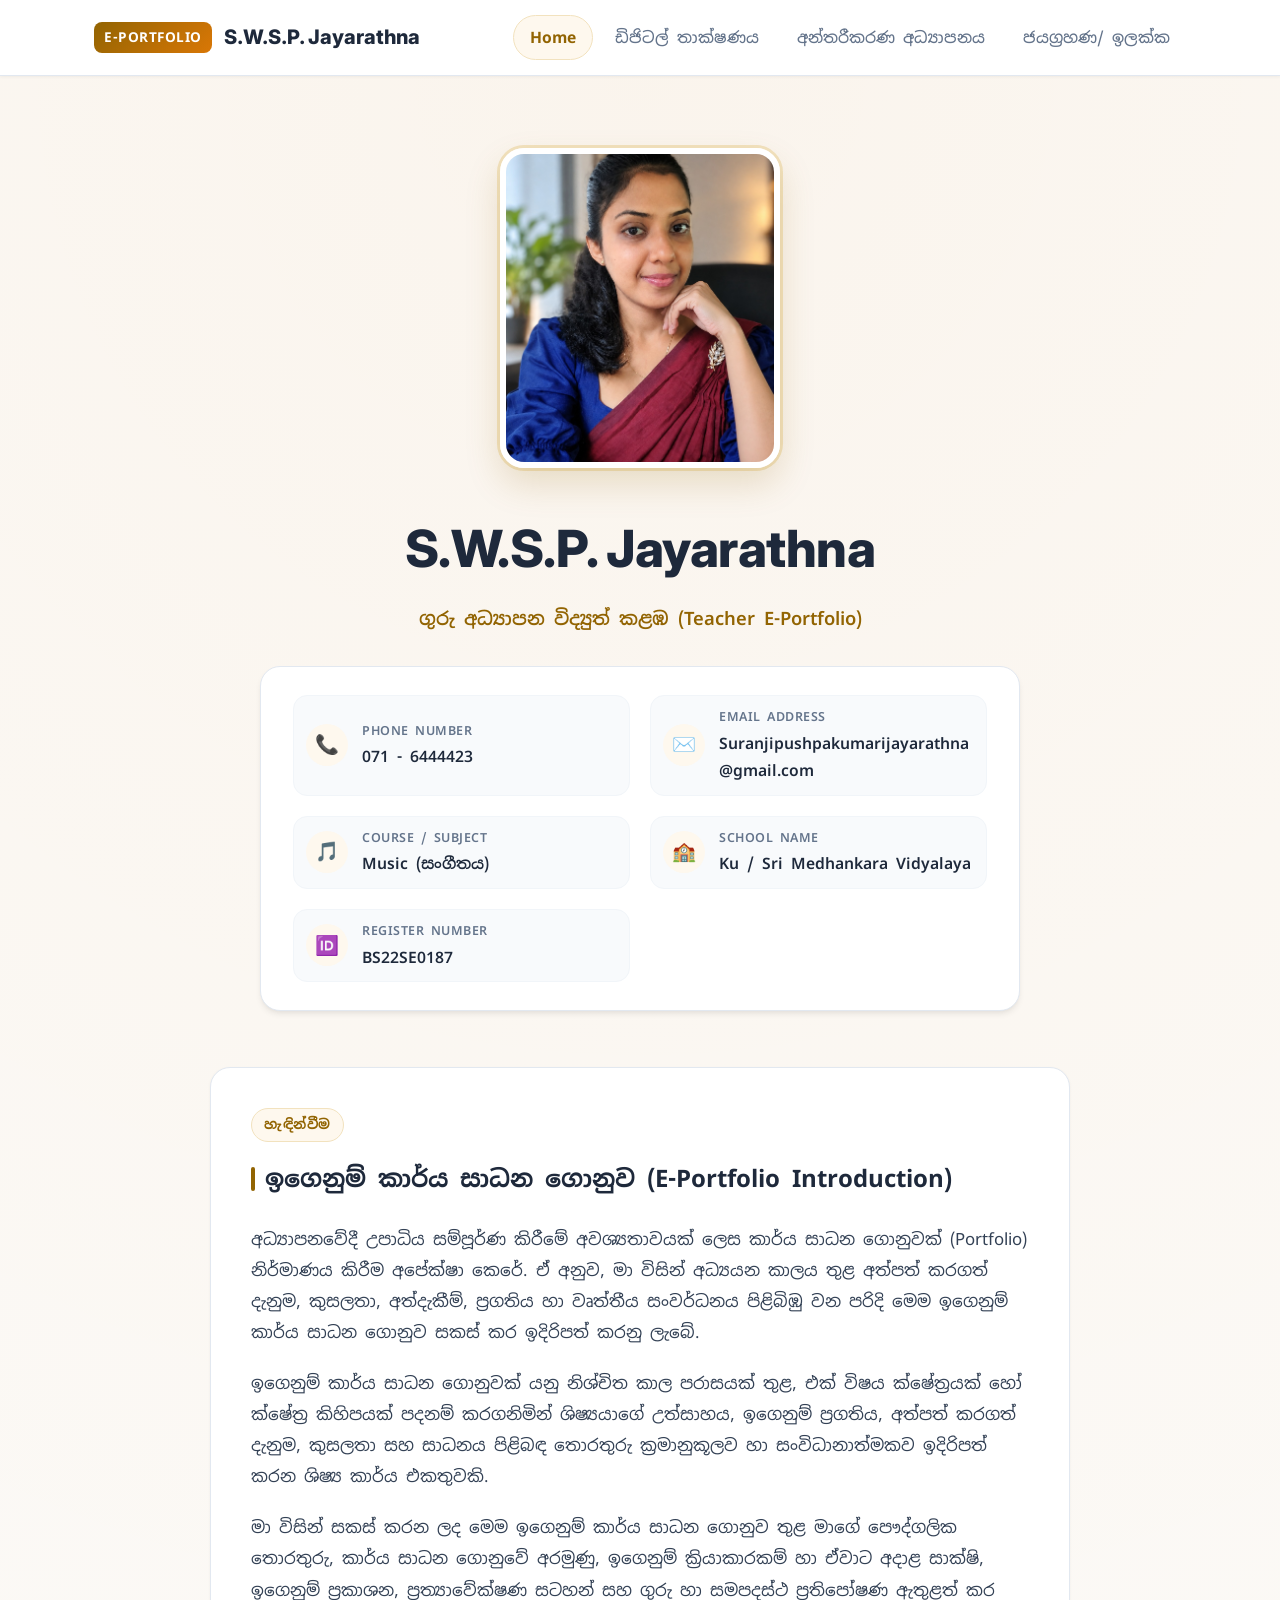
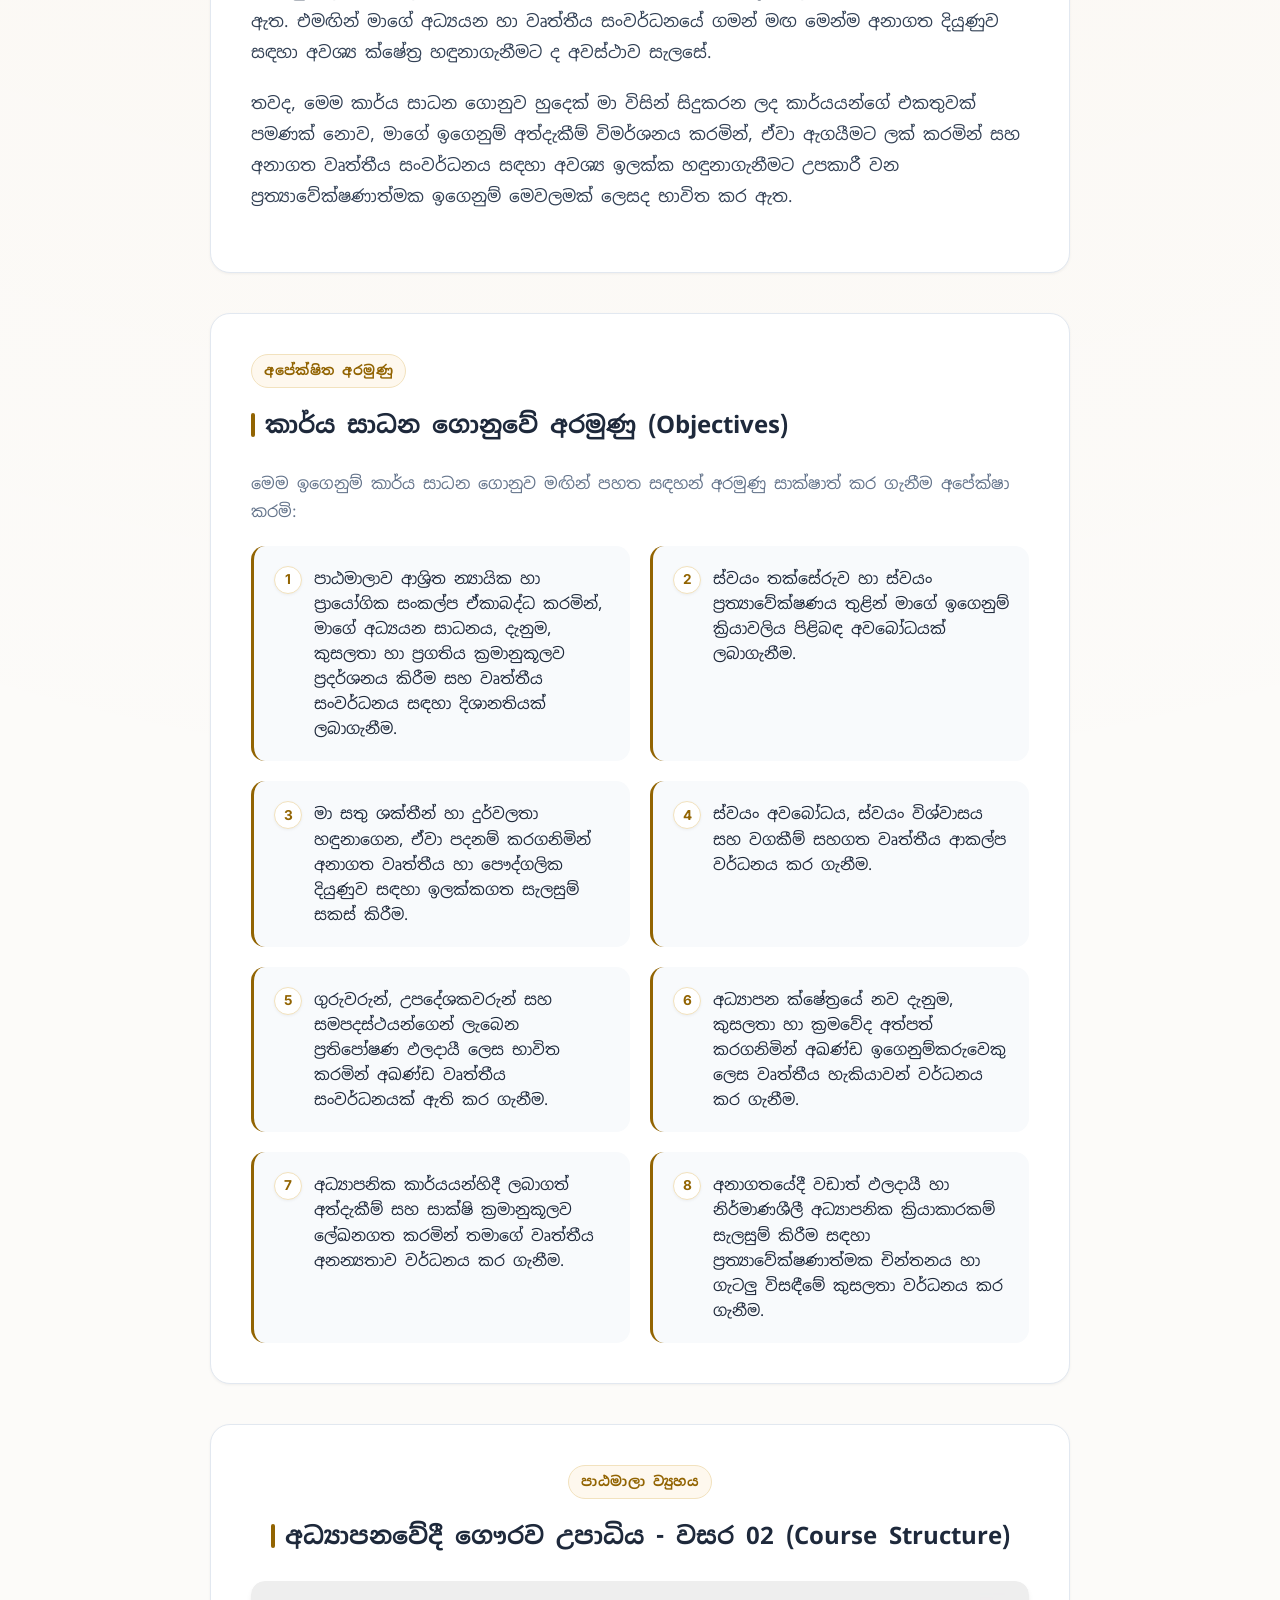
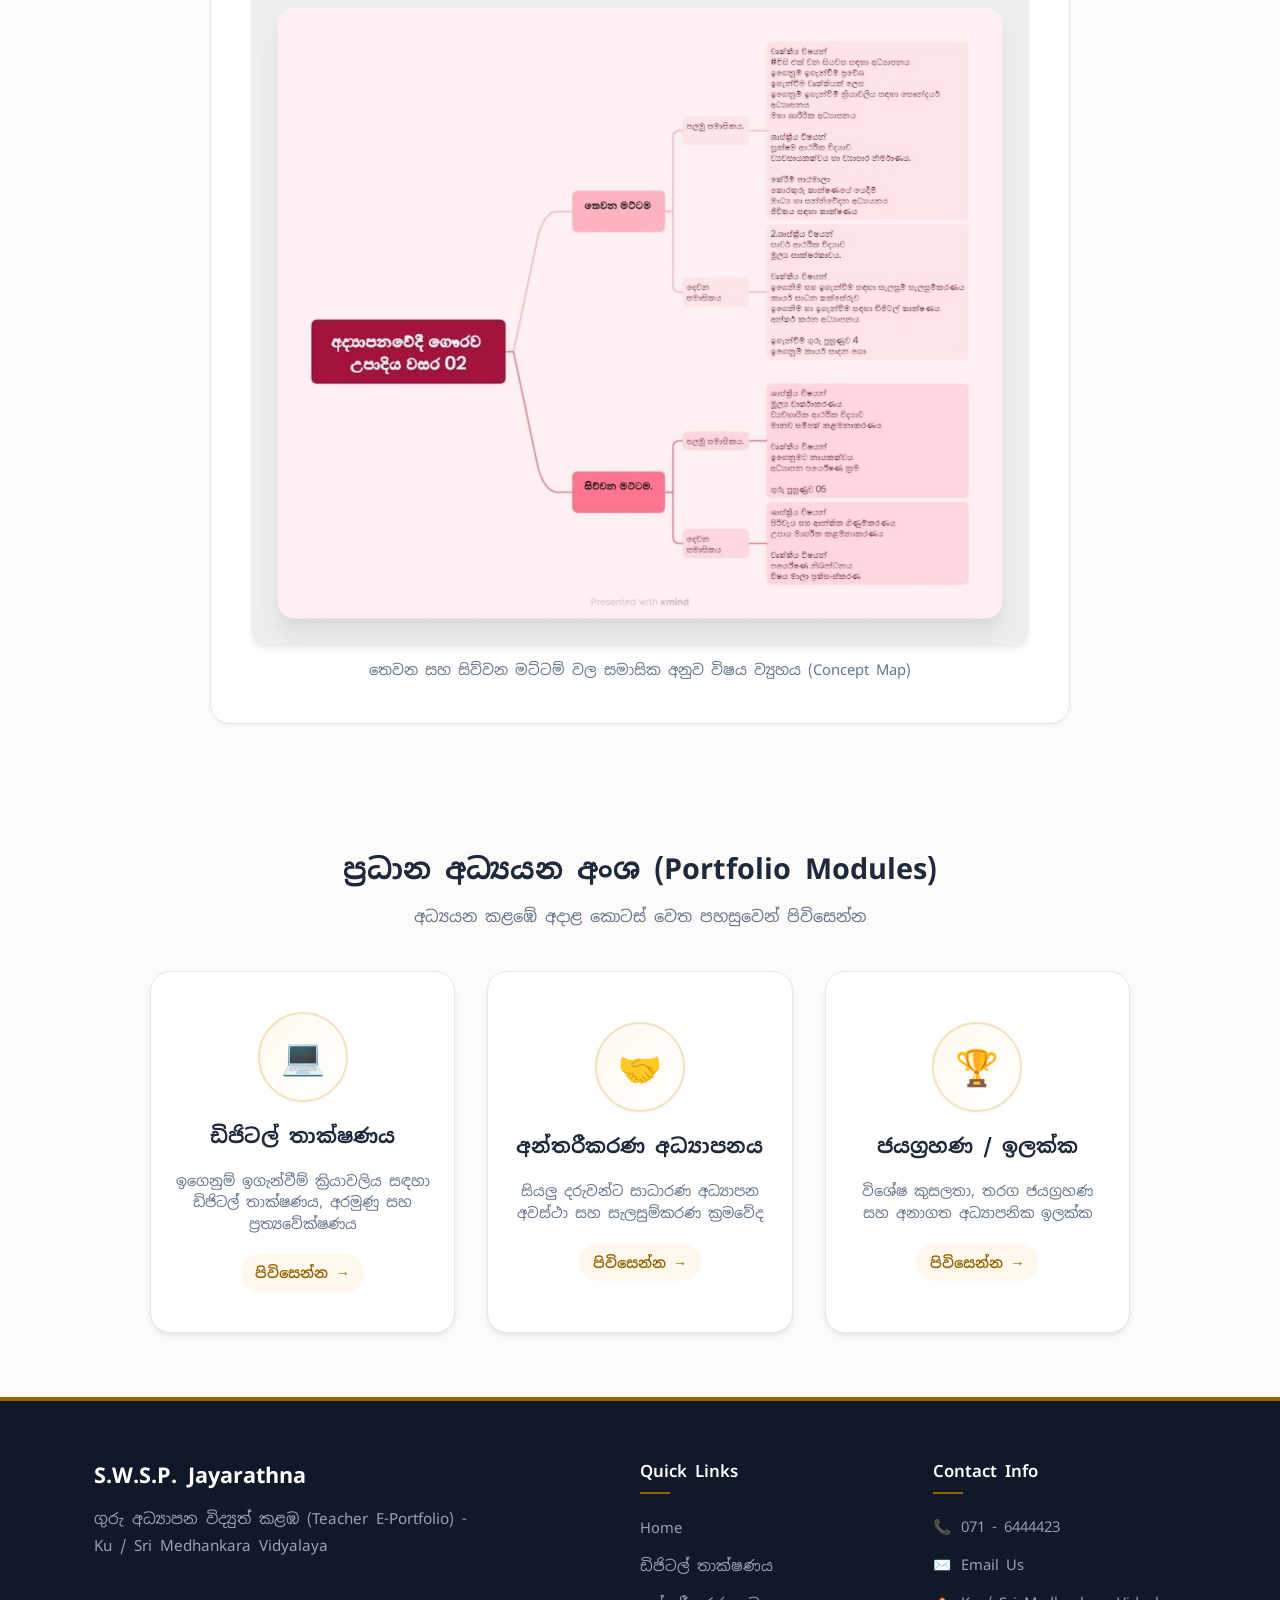
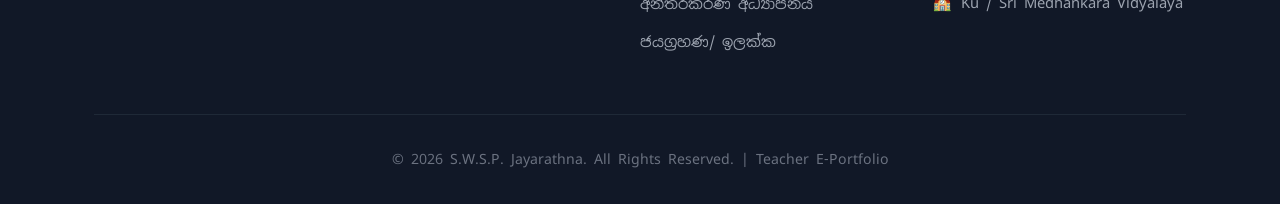
<file: index.html>
<!DOCTYPE html>
<html lang="si">
<head>
  <meta charset="UTF-8">
  <meta name="viewport" content="width=device-width, initial-scale=1.0">
  <title>S.W.S.P. Jayarathna | Teacher E-Portfolio</title>
  <link rel="stylesheet" href="assets/css/style.css">
</head>
<body>

  <!-- Site Header & Navigation -->
  <header class="site-header">
    <div class="container header-inner">
      <a href="index.html" class="brand-logo">
        <span class="brand-badge">E-PORTFOLIO</span>
        <span class="brand-name">S.W.S.P. Jayarathna</span>
      </a>

      <button class="menu-toggle" aria-label="Toggle navigation">
        <svg width="24" height="24" viewBox="0 0 24 24" fill="none" stroke="currentColor" stroke-width="2">
          <line x1="3" y1="12" x2="21" y2="12"></line>
          <line x1="3" y1="6" x2="21" y2="6"></line>
          <line x1="3" y1="18" x2="21" y2="18"></line>
        </svg>
      </button>

      <nav class="main-nav">
        <ul class="nav-links">
          <li><a href="index.html" class="nav-link active">Home</a></li>
          <li><a href="digital-technology.html" class="nav-link">ඩිජිටල් තාක්ෂණය</a></li>
          <li><a href="inclusive-education.html" class="nav-link">අන්තරීකරණ අධ්‍යාපනය</a></li>
          <li><a href="achievements-goals.html" class="nav-link">ජයග්‍රහණ/ ඉලක්ක</a></li>
        </ul>
      </nav>
    </div>
  </header>

  <!-- Hero & Profile Section -->
  <main>
    <section class="hero-section">
      <div class="container">
        
        <!-- Profile Avatar -->
        <div class="profile-avatar-wrap">
          <img src="assets/images/profile.jpeg" alt="S.W.S.P. Jayarathna Profile Photo" class="profile-avatar">
        </div>

        <h1 class="profile-title">S.W.S.P. Jayarathna</h1>
        <p class="profile-subtitle">ගුරු අධ්‍යාපන විද්‍යුත් කළඹ (Teacher E-Portfolio)</p>

        <!-- Personal & Academic Details Card -->
        <div class="details-card">
          <div class="info-item">
            <div class="info-icon">📞</div>
            <div>
              <div class="info-label">Phone Number</div>
              <div class="info-value"><a href="tel:0716444423">071 - 6444423</a></div>
            </div>
          </div>

          <div class="info-item">
            <div class="info-icon">✉️</div>
            <div>
              <div class="info-label">Email Address</div>
              <div class="info-value"><a href="mailto:Suranjipushpakumarijayarathna@gmail.com">Suranjipushpakumarijayarathna@gmail.com</a></div>
            </div>
          </div>

          <div class="info-item">
            <div class="info-icon">🎵</div>
            <div>
              <div class="info-label">Course / Subject</div>
              <div class="info-value">Music (සංගීතය)</div>
            </div>
          </div>

          <div class="info-item">
            <div class="info-icon">🏫</div>
            <div>
              <div class="info-label">School Name</div>
              <div class="info-value">Ku / Sri Medhankara Vidyalaya</div>
            </div>
          </div>

          <div class="info-item">
            <div class="info-icon">🆔</div>
            <div>
              <div class="info-label">Register Number</div>
              <div class="info-value">BS22SE0187</div>
            </div>
          </div>
        </div>

        <!-- Section 1: Introduction (හැඳින්වීම) -->
        <article class="content-card" style="max-width: 860px; margin: 0 auto 2.5rem; text-align: left;">
          <span class="section-badge">හැඳින්වීම</span>
          <h2 class="card-heading">ඉගෙනුම් කාර්ය සාධන ගොනුව (E-Portfolio Introduction)</h2>
          <div class="prose-text">
            <p>
              අධ්‍යාපනවේදී උපාධිය සම්පූර්ණ කිරීමේ අවශ්‍යතාවයක් ලෙස කාර්ය සාධන ගොනුවක් (Portfolio) නිර්මාණය කිරීම අපේක්ෂා කෙරේ. ඒ අනුව, මා විසින් අධ්‍යයන කාලය තුළ අත්පත් කරගත් දැනුම, කුසලතා, අත්දැකීම්, ප්‍රගතිය හා වෘත්තීය සංවර්ධනය පිළිබිඹු වන පරිදි මෙම ඉගෙනුම් කාර්ය සාධන ගොනුව සකස් කර ඉදිරිපත් කරනු ලැබේ.
            </p>
            <p>
              ඉගෙනුම් කාර්ය සාධන ගොනුවක් යනු නිශ්චිත කාල පරාසයක් තුළ, එක් විෂය ක්ෂේත්‍රයක් හෝ ක්ෂේත්‍ර කිහිපයක් පදනම් කරගනිමින් ශිෂ්‍යයාගේ උත්සාහය, ඉගෙනුම් ප්‍රගතිය, අත්පත් කරගත් දැනුම, කුසලතා සහ සාධනය පිළිබඳ තොරතුරු ක්‍රමානුකූලව හා සංවිධානාත්මකව ඉදිරිපත් කරන ශිෂ්‍ය කාර්ය එකතුවකි.
            </p>
            <p>
              මා විසින් සකස් කරන ලද මෙම ඉගෙනුම් කාර්ය සාධන ගොනුව තුළ මාගේ පෞද්ගලික තොරතුරු, කාර්ය සාධන ගොනුවේ අරමුණු, ඉගෙනුම් ක්‍රියාකාරකම් හා ඒවාට අදාළ සාක්ෂි, ඉගෙනුම් ප්‍රකාශන, ප්‍රත්‍යාවේක්ෂණ සටහන් සහ ගුරු හා සමපදස්ථ ප්‍රතිපෝෂණ ඇතුළත් කර ඇත. එමඟින් මාගේ අධ්‍යයන හා වෘත්තීය සංවර්ධනයේ ගමන් මඟ මෙන්ම අනාගත දියුණුව සඳහා අවශ්‍ය ක්ෂේත්‍ර හඳුනාගැනීමට ද අවස්ථාව සැලසේ.
            </p>
            <p>
              තවද, මෙම කාර්ය සාධන ගොනුව හුදෙක් මා විසින් සිදුකරන ලද කාර්යයන්ගේ එකතුවක් පමණක් නොව, මාගේ ඉගෙනුම් අත්දැකීම් විමර්ශනය කරමින්, ඒවා ඇගයීමට ලක් කරමින් සහ අනාගත වෘත්තීය සංවර්ධනය සඳහා අවශ්‍ය ඉලක්ක හඳුනාගැනීමට උපකාරී වන ප්‍රත්‍යාවේක්ෂණාත්මක ඉගෙනුම් මෙවලමක් ලෙසද භාවිත කර ඇත.
            </p>
          </div>
        </article>

        <!-- Section 2: Expected Objectives (අපේක්ෂිත අරමුණු) -->
        <article class="content-card" style="max-width: 860px; margin: 0 auto 2.5rem; text-align: left;">
          <span class="section-badge">අපේක්ෂිත අරමුණු</span>
          <h2 class="card-heading">කාර්ය සාධන ගොනුවේ අරමුණු (Objectives)</h2>
          <p style="margin-bottom: 1.25rem; color: var(--text-muted);">මෙම ඉගෙනුම් කාර්ය සාධන ගොනුව මඟින් පහත සඳහන් අරමුණු සාක්ෂාත් කර ගැනීම අපේක්ෂා කරමි:</p>
          
          <div class="objectives-grid">
            <div class="objective-item">
              <div class="objective-num">1</div>
              <div>පාඨමාලාව ආශ්‍රිත න්‍යායික හා ප්‍රායෝගික සංකල්ප ඒකාබද්ධ කරමින්, මාගේ අධ්‍යයන සාධනය, දැනුම, කුසලතා හා ප්‍රගතිය ක්‍රමානුකූලව ප්‍රදර්ශනය කිරීම සහ වෘත්තීය සංවර්ධනය සඳහා දිශානතියක් ලබාගැනීම.</div>
            </div>
            <div class="objective-item">
              <div class="objective-num">2</div>
              <div>ස්වයං තක්සේරුව හා ස්වයං ප්‍රත්‍යාවේක්ෂණය තුළින් මාගේ ඉගෙනුම් ක්‍රියාවලිය පිළිබඳ අවබෝධයක් ලබාගැනීම.</div>
            </div>
            <div class="objective-item">
              <div class="objective-num">3</div>
              <div>මා සතු ශක්තීන් හා දුර්වලතා හඳුනාගෙන, ඒවා පදනම් කරගනිමින් අනාගත වෘත්තීය හා පෞද්ගලික දියුණුව සඳහා ඉලක්කගත සැලසුම් සකස් කිරීම.</div>
            </div>
            <div class="objective-item">
              <div class="objective-num">4</div>
              <div>ස්වයං අවබෝධය, ස්වයං විශ්වාසය සහ වගකීම් සහගත වෘත්තීය ආකල්ප වර්ධනය කර ගැනීම.</div>
            </div>
            <div class="objective-item">
              <div class="objective-num">5</div>
              <div>ගුරුවරුන්, උපදේශකවරුන් සහ සමපදස්ථයන්ගෙන් ලැබෙන ප්‍රතිපෝෂණ ඵලදායී ලෙස භාවිත කරමින් අඛණ්ඩ වෘත්තීය සංවර්ධනයක් ඇති කර ගැනීම.</div>
            </div>
            <div class="objective-item">
              <div class="objective-num">6</div>
              <div>අධ්‍යාපන ක්ෂේත්‍රයේ නව දැනුම, කුසලතා හා ක්‍රමවේද අත්පත් කරගනිමින් අඛණ්ඩ ඉගෙනුම්කරුවෙකු ලෙස වෘත්තීය හැකියාවන් වර්ධනය කර ගැනීම.</div>
            </div>
            <div class="objective-item">
              <div class="objective-num">7</div>
              <div>අධ්‍යාපනික කාර්යයන්හිදී ලබාගත් අත්දැකීම් සහ සාක්ෂි ක්‍රමානුකූලව ලේඛනගත කරමින් තමාගේ වෘත්තීය අනන්‍යතාව වර්ධනය කර ගැනීම.</div>
            </div>
            <div class="objective-item">
              <div class="objective-num">8</div>
              <div>අනාගතයේදී වඩාත් ඵලදායී හා නිර්මාණශීලී අධ්‍යාපනික ක්‍රියාකාරකම් සැලසුම් කිරීම සඳහා ප්‍රත්‍යාවේක්ෂණාත්මක චින්තනය හා ගැටලු විසඳීමේ කුසලතා වර්ධනය කර ගැනීම.</div>
            </div>
          </div>
        </article>

        <!-- Section 3: Course Structure / Degree Concept Map Card -->
        <div class="content-card" style="max-width: 860px; margin: 0 auto 2rem; text-align: center;">
          <span class="section-badge">පාඨමාලා ව්‍යුහය</span>
          <h2 class="card-heading" style="justify-content: center;">අධ්‍යාපනවේදී ගෞරව උපාධිය - වසර 02 (Course Structure)</h2>
          <div class="gallery-item" style="max-width: 800px; margin: 1.5rem auto 0; cursor: pointer; border-radius: var(--radius-md); overflow: hidden; box-shadow: var(--shadow-md);">
            <img src="assets/images/course-structure.jpg" alt="අධ්‍යාපනවේදී ගෞරව උපාධිය වසර 02 - පාඨමාලා ව්‍යුහය" style="width: 100%; display: block; border-radius: var(--radius-md);">
          </div>
          <p style="margin-top: 12px; font-size: 0.92rem; color: var(--text-muted);">තෙවන සහ සිව්වන මට්ටම් වල සමාසික අනුව විෂය ව්‍යුහය (Concept Map)</p>
        </div>

      </div>
    </section>

    <!-- Quick Navigation Modules -->
    <section class="nav-modules-section">
      <div class="container">
        <div class="section-heading-center">
          <h2>ප්‍රධාන අධ්‍යයන අංශ (Portfolio Modules)</h2>
          <p>අධ්‍යයන කළඹේ අදාළ කොටස් වෙත පහසුවෙන් පිවිසෙන්න</p>
        </div>

        <div class="modules-grid">
          <!-- Module 1: Digital Tech -->
          <a href="digital-technology.html" class="module-card">
            <div class="module-icon-circle">💻</div>
            <h3 class="module-card-title">ඩිජිටල් තාක්ෂණය</h3>
            <p class="module-card-desc">ඉගෙනුම් ඉගැන්වීම් ක්‍රියාවලිය සඳහා ඩිජිටල් තාක්ෂණය, අරමුණු සහ ප්‍රත්‍යවේක්ෂණය</p>
            <span class="module-btn">පිවිසෙන්න &rarr;</span>
          </a>

          <!-- Module 2: Inclusive Education -->
          <a href="inclusive-education.html" class="module-card">
            <div class="module-icon-circle">🤝</div>
            <h3 class="module-card-title">අන්තරීකරණ අධ්‍යාපනය</h3>
            <p class="module-card-desc">සියලු දරුවන්ට සාධාරණ අධ්‍යාපන අවස්ථා සහ සැලසුම්කරණ ක්‍රමවේද</p>
            <span class="module-btn">පිවිසෙන්න &rarr;</span>
          </a>

          <!-- Module 3: Achievements / Goals -->
          <a href="achievements-goals.html" class="module-card">
            <div class="module-icon-circle">🏆</div>
            <h3 class="module-card-title">ජයග්‍රහණ / ඉලක්ක</h3>
            <p class="module-card-desc">විශේෂ කුසලතා, තරග ජයග්‍රහණ සහ අනාගත අධ්‍යාපනික ඉලක්ක</p>
            <span class="module-btn">පිවිසෙන්න &rarr;</span>
          </a>
        </div>
      </div>
    </section>
  </main>

  <!-- Site Footer -->
  <footer class="site-footer">
    <div class="container">
      <div class="footer-grid">
        <div class="footer-info">
          <h3>S.W.S.P. Jayarathna</h3>
          <p>ගුරු අධ්‍යාපන විද්‍යුත් කළඹ (Teacher E-Portfolio) - Ku / Sri Medhankara Vidyalaya</p>
        </div>

        <div class="footer-col">
          <h4>Quick Links</h4>
          <ul class="footer-links">
            <li><a href="index.html">Home</a></li>
            <li><a href="digital-technology.html">ඩිජිටල් තාක්ෂණය</a></li>
            <li><a href="inclusive-education.html">අන්තරීකරණ අධ්‍යාපනය</a></li>
            <li><a href="achievements-goals.html">ජයග්‍රහණ/ ඉලක්ක</a></li>
          </ul>
        </div>

        <div class="footer-col">
          <h4>Contact Info</h4>
          <div class="footer-contact-item">
            <span>📞</span>
            <a href="tel:0716444423">071 - 6444423</a>
          </div>
          <div class="footer-contact-item">
            <span>✉️</span>
            <a href="mailto:Suranjipushpakumarijayarathna@gmail.com">Email Us</a>
          </div>
          <div class="footer-contact-item">
            <span>🏫</span>
            <span>Ku / Sri Medhankara Vidyalaya</span>
          </div>
        </div>
      </div>

      <div class="footer-bottom">
        <p>&copy; 2026 S.W.S.P. Jayarathna. All Rights Reserved. | Teacher E-Portfolio</p>
      </div>
    </div>
  </footer>

  <script src="assets/js/main.js"></script>
</body>
</html>
</file>
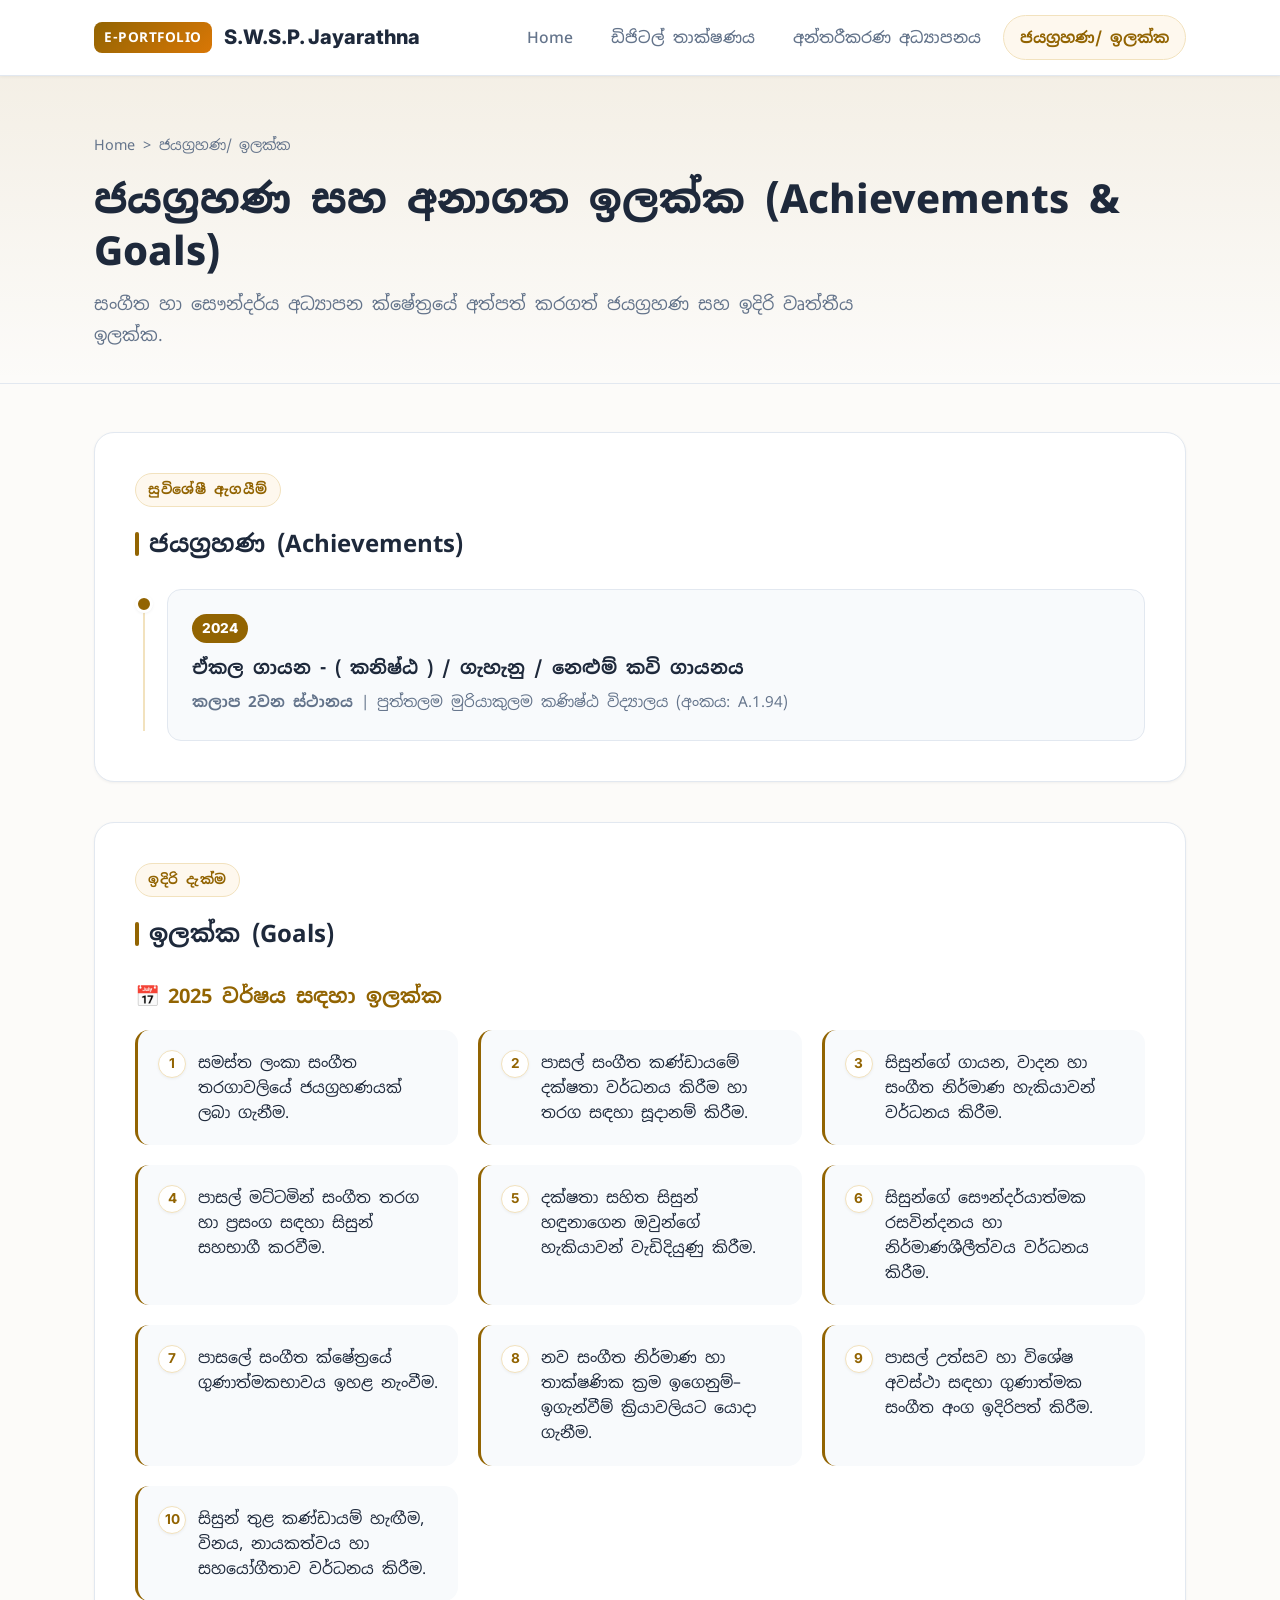
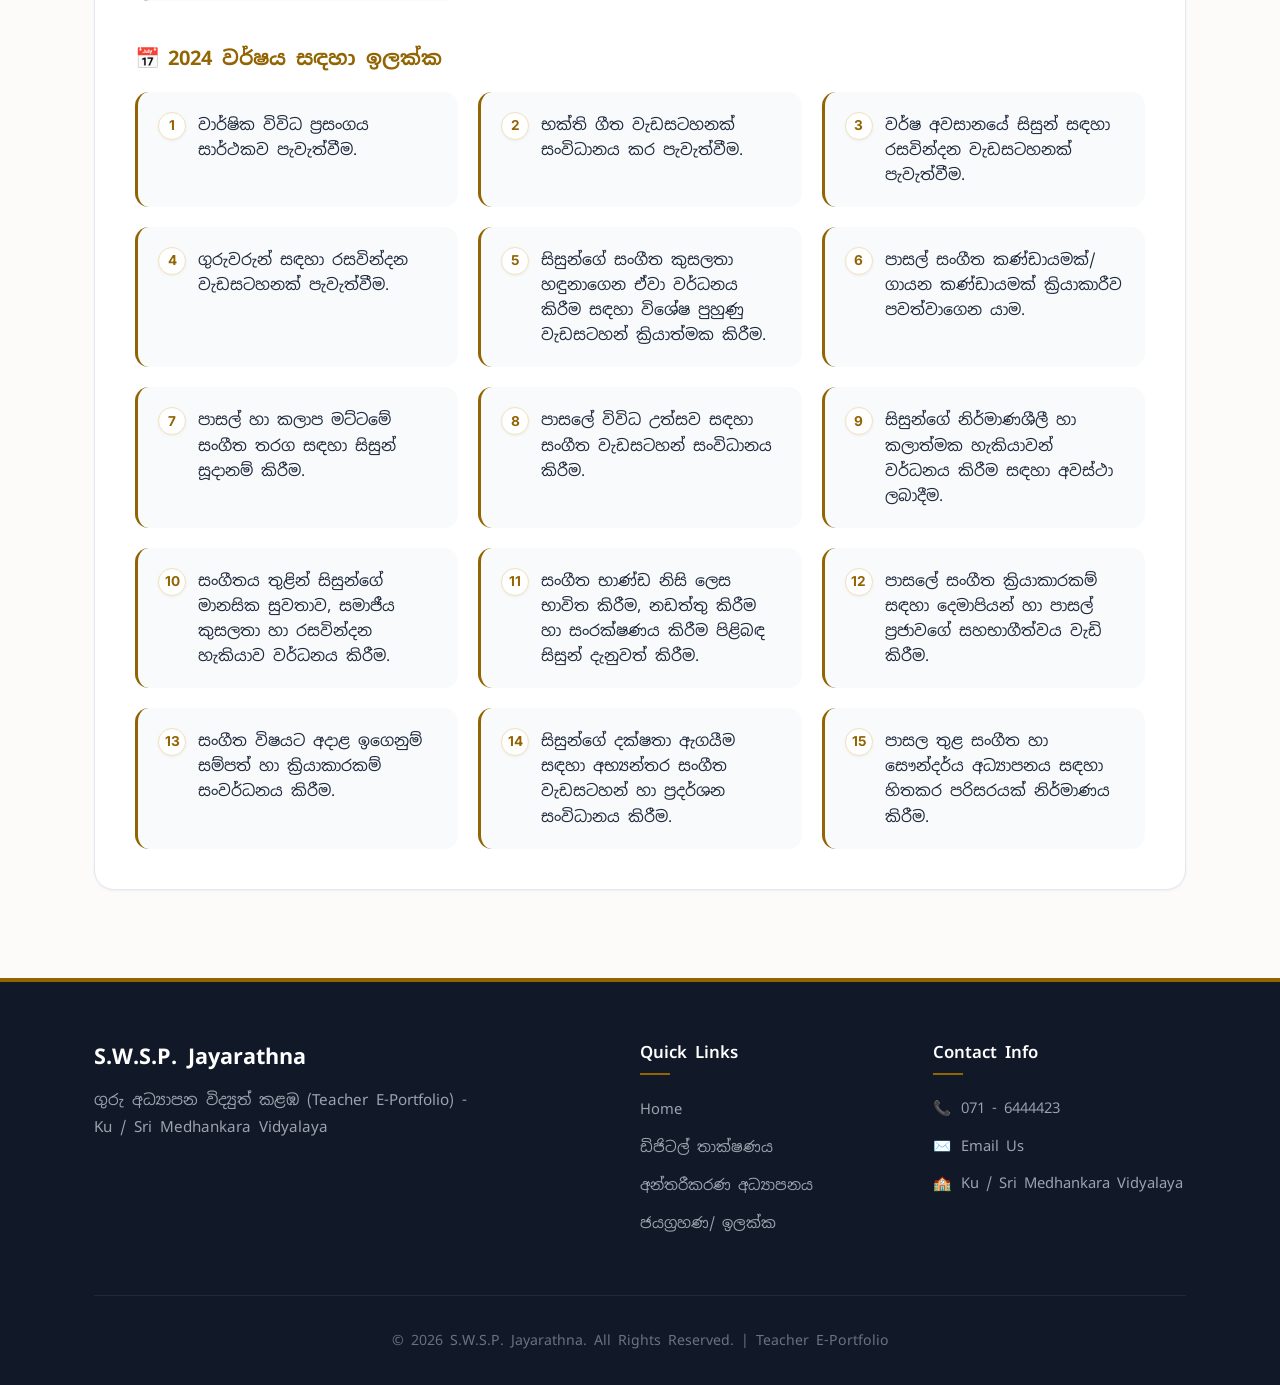
<file: achievements-goals.html>
<!DOCTYPE html>
<html lang="si">
<head>
  <meta charset="UTF-8">
  <meta name="viewport" content="width=device-width, initial-scale=1.0">
  <title>ජයග්‍රහණ සහ ඉලක්ක | S.W.S.P. Jayarathna</title>
  <link rel="stylesheet" href="assets/css/style.css">
</head>
<body>

  <!-- Site Header & Navigation -->
  <header class="site-header">
    <div class="container header-inner">
      <a href="index.html" class="brand-logo">
        <span class="brand-badge">E-PORTFOLIO</span>
        <span class="brand-name">S.W.S.P. Jayarathna</span>
      </a>

      <button class="menu-toggle" aria-label="Toggle navigation">
        <svg width="24" height="24" viewBox="0 0 24 24" fill="none" stroke="currentColor" stroke-width="2">
          <line x1="3" y1="12" x2="21" y2="12"></line>
          <line x1="3" y1="6" x2="21" y2="6"></line>
          <line x1="3" y1="18" x2="21" y2="18"></line>
        </svg>
      </button>

      <nav class="main-nav">
        <ul class="nav-links">
          <li><a href="index.html" class="nav-link">Home</a></li>
          <li><a href="digital-technology.html" class="nav-link">ඩිජිටල් තාක්ෂණය</a></li>
          <li><a href="inclusive-education.html" class="nav-link">අන්තරීකරණ අධ්‍යාපනය</a></li>
          <li><a href="achievements-goals.html" class="nav-link active">ජයග්‍රහණ/ ඉලක්ක</a></li>
        </ul>
      </nav>
    </div>
  </header>

  <!-- Page Hero Banner -->
  <section class="page-hero">
    <div class="container">
      <div class="breadcrumb">
        <a href="index.html">Home</a> &gt; <span>ජයග්‍රහණ/ ඉලක්ක</span>
      </div>
      <h1 class="page-title">ජයග්‍රහණ සහ අනාගත ඉලක්ක (Achievements & Goals)</h1>
      <p class="page-intro">සංගීත හා සෞන්දර්ය අධ්‍යාපන ක්ෂේත්‍රයේ අත්පත් කරගත් ජයග්‍රහණ සහ ඉදිරි වෘත්තීය ඉලක්ක.</p>
    </div>
  </section>

  <!-- Main Content -->
  <main class="content-section">
    <div class="container">

      <!-- Section 1: Achievements (ජයග්‍රහණ) -->
      <article class="content-card">
        <span class="section-badge">සුවිශේෂී ඇගයීම්</span>
        <h2 class="card-heading">ජයග්‍රහණ (Achievements)</h2>

        <div class="timeline">
          <!-- Achievement 1 -->
          <div class="timeline-item">
            <div class="timeline-dot"></div>
            <div class="timeline-content">
              <span class="timeline-year">2024</span>
              <h3 class="timeline-title">ඒකල ගායන - ( කනිෂ්ඨ ) / ගැහැනු / නෙළුම් කවි ගායනය</h3>
              <p class="timeline-sub">
                <strong>කලාප 2වන ස්ථානය</strong> | පුත්තලම මුරියාකුලම කණිෂ්ඨ විද්‍යාලය (අංකය: A.1.94)
              </p>
            </div>
          </div>
        </div>
      </article>

      <!-- Section 2: Goals (ඉලක්ක) -->
      <article class="content-card">
        <span class="section-badge">ඉදිරි දැක්ම</span>
        <h2 class="card-heading">ඉලක්ක (Goals)</h2>

        <!-- Year 2025 Goals -->
        <div style="margin-bottom: 2.5rem;">
          <h3 style="font-size: 1.25rem; font-weight: 700; color: var(--primary-color); margin-bottom: 1rem; display: flex; align-items: center; gap: 8px;">
            <span>📅</span> 2025 වර්ෂය සඳහා ඉලක්ක
          </h3>

          <div class="objectives-grid">
            <div class="objective-item"><div class="objective-num">1</div><div>සමස්ත ලංකා සංගීත තරගාවලියේ ජයග්‍රහණයක් ලබා ගැනීම.</div></div>
            <div class="objective-item"><div class="objective-num">2</div><div>පාසල් සංගීත කණ්ඩායමේ දක්ෂතා වර්ධනය කිරීම හා තරග සඳහා සූදානම් කිරීම.</div></div>
            <div class="objective-item"><div class="objective-num">3</div><div>සිසුන්ගේ ගායන, වාදන හා සංගීත නිර්මාණ හැකියාවන් වර්ධනය කිරීම.</div></div>
            <div class="objective-item"><div class="objective-num">4</div><div>පාසල් මට්ටමින් සංගීත තරග හා ප්‍රසංග සඳහා සිසුන් සහභාගී කරවීම.</div></div>
            <div class="objective-item"><div class="objective-num">5</div><div>දක්ෂතා සහිත සිසුන් හඳුනාගෙන ඔවුන්ගේ හැකියාවන් වැඩිදියුණු කිරීම.</div></div>
            <div class="objective-item"><div class="objective-num">6</div><div>සිසුන්ගේ සෞන්දර්යාත්මක රසවින්දනය හා නිර්මාණශීලීත්වය වර්ධනය කිරීම.</div></div>
            <div class="objective-item"><div class="objective-num">7</div><div>පාසලේ සංගීත ක්ෂේත්‍රයේ ගුණාත්මකභාවය ඉහළ නැංවීම.</div></div>
            <div class="objective-item"><div class="objective-num">8</div><div>නව සංගීත නිර්මාණ හා තාක්ෂණික ක්‍රම ඉගෙනුම්–ඉගැන්වීම් ක්‍රියාවලියට යොදා ගැනීම.</div></div>
            <div class="objective-item"><div class="objective-num">9</div><div>පාසල් උත්සව හා විශේෂ අවස්ථා සඳහා ගුණාත්මක සංගීත අංග ඉදිරිපත් කිරීම.</div></div>
            <div class="objective-item"><div class="objective-num">10</div><div>සිසුන් තුළ කණ්ඩායම් හැඟීම, විනය, නායකත්වය හා සහයෝගීතාව වර්ධනය කිරීම.</div></div>
          </div>
        </div>

        <!-- Year 2024 Goals -->
        <div>
          <h3 style="font-size: 1.25rem; font-weight: 700; color: var(--primary-color); margin-bottom: 1rem; display: flex; align-items: center; gap: 8px;">
            <span>📅</span> 2024 වර්ෂය සඳහා ඉලක්ක
          </h3>

          <div class="objectives-grid">
            <div class="objective-item"><div class="objective-num">1</div><div>වාර්ෂික විවිධ ප්‍රසංගය සාර්ථකව පැවැත්වීම.</div></div>
            <div class="objective-item"><div class="objective-num">2</div><div>භක්ති ගීත වැඩසටහනක් සංවිධානය කර පැවැත්වීම.</div></div>
            <div class="objective-item"><div class="objective-num">3</div><div>වර්ෂ අවසානයේ සිසුන් සඳහා රසවින්දන වැඩසටහනක් පැවැත්වීම.</div></div>
            <div class="objective-item"><div class="objective-num">4</div><div>ගුරුවරුන් සඳහා රසවින්දන වැඩසටහනක් පැවැත්වීම.</div></div>
            <div class="objective-item"><div class="objective-num">5</div><div>සිසුන්ගේ සංගීත කුසලතා හඳුනාගෙන ඒවා වර්ධනය කිරීම සඳහා විශේෂ පුහුණු වැඩසටහන් ක්‍රියාත්මක කිරීම.</div></div>
            <div class="objective-item"><div class="objective-num">6</div><div>පාසල් සංගීත කණ්ඩායමක්/ගායන කණ්ඩායමක් ක්‍රියාකාරීව පවත්වාගෙන යාම.</div></div>
            <div class="objective-item"><div class="objective-num">7</div><div>පාසල් හා කලාප මට්ටමේ සංගීත තරග සඳහා සිසුන් සූදානම් කිරීම.</div></div>
            <div class="objective-item"><div class="objective-num">8</div><div>පාසලේ විවිධ උත්සව සඳහා සංගීත වැඩසටහන් සංවිධානය කිරීම.</div></div>
            <div class="objective-item"><div class="objective-num">9</div><div>සිසුන්ගේ නිර්මාණශීලී හා කලාත්මක හැකියාවන් වර්ධනය කිරීම සඳහා අවස්ථා ලබාදීම.</div></div>
            <div class="objective-item"><div class="objective-num">10</div><div>සංගීතය තුළින් සිසුන්ගේ මානසික සුවතාව, සමාජීය කුසලතා හා රසවින්දන හැකියාව වර්ධනය කිරීම.</div></div>
            <div class="objective-item"><div class="objective-num">11</div><div>සංගීත භාණ්ඩ නිසි ලෙස භාවිත කිරීම, නඩත්තු කිරීම හා සංරක්ෂණය කිරීම පිළිබඳ සිසුන් දැනුවත් කිරීම.</div></div>
            <div class="objective-item"><div class="objective-num">12</div><div>පාසලේ සංගීත ක්‍රියාකාරකම් සඳහා දෙමාපියන් හා පාසල් ප්‍රජාවගේ සහභාගීත්වය වැඩි කිරීම.</div></div>
            <div class="objective-item"><div class="objective-num">13</div><div>සංගීත විෂයට අදාළ ඉගෙනුම් සම්පත් හා ක්‍රියාකාරකම් සංවර්ධනය කිරීම.</div></div>
            <div class="objective-item"><div class="objective-num">14</div><div>සිසුන්ගේ දක්ෂතා ඇගයීම සඳහා අභ්‍යන්තර සංගීත වැඩසටහන් හා ප්‍රදර්ශන සංවිධානය කිරීම.</div></div>
            <div class="objective-item"><div class="objective-num">15</div><div>පාසල තුළ සංගීත හා සෞන්දර්ය අධ්‍යාපනය සඳහා හිතකර පරිසරයක් නිර්මාණය කිරීම.</div></div>
          </div>
        </div>

      </article>

    </div>
  </main>

  <!-- Site Footer -->
  <footer class="site-footer">
    <div class="container">
      <div class="footer-grid">
        <div class="footer-info">
          <h3>S.W.S.P. Jayarathna</h3>
          <p>ගුරු අධ්‍යාපන විද්‍යුත් කළඹ (Teacher E-Portfolio) - Ku / Sri Medhankara Vidyalaya</p>
        </div>

        <div class="footer-col">
          <h4>Quick Links</h4>
          <ul class="footer-links">
            <li><a href="index.html">Home</a></li>
            <li><a href="digital-technology.html">ඩිජිටල් තාක්ෂණය</a></li>
            <li><a href="inclusive-education.html">අන්තරීකරණ අධ්‍යාපනය</a></li>
            <li><a href="achievements-goals.html">ජයග්‍රහණ/ ඉලක්ක</a></li>
          </ul>
        </div>

        <div class="footer-col">
          <h4>Contact Info</h4>
          <div class="footer-contact-item">
            <span>📞</span>
            <a href="tel:0716444423">071 - 6444423</a>
          </div>
          <div class="footer-contact-item">
            <span>✉️</span>
            <a href="mailto:Suranjipushpakumarijayarathna@gmail.com">Email Us</a>
          </div>
          <div class="footer-contact-item">
            <span>🏫</span>
            <span>Ku / Sri Medhankara Vidyalaya</span>
          </div>
        </div>
      </div>

      <div class="footer-bottom">
        <p>&copy; 2026 S.W.S.P. Jayarathna. All Rights Reserved. | Teacher E-Portfolio</p>
      </div>
    </div>
  </footer>

  <script src="assets/js/main.js"></script>
</body>
</html>
</file>
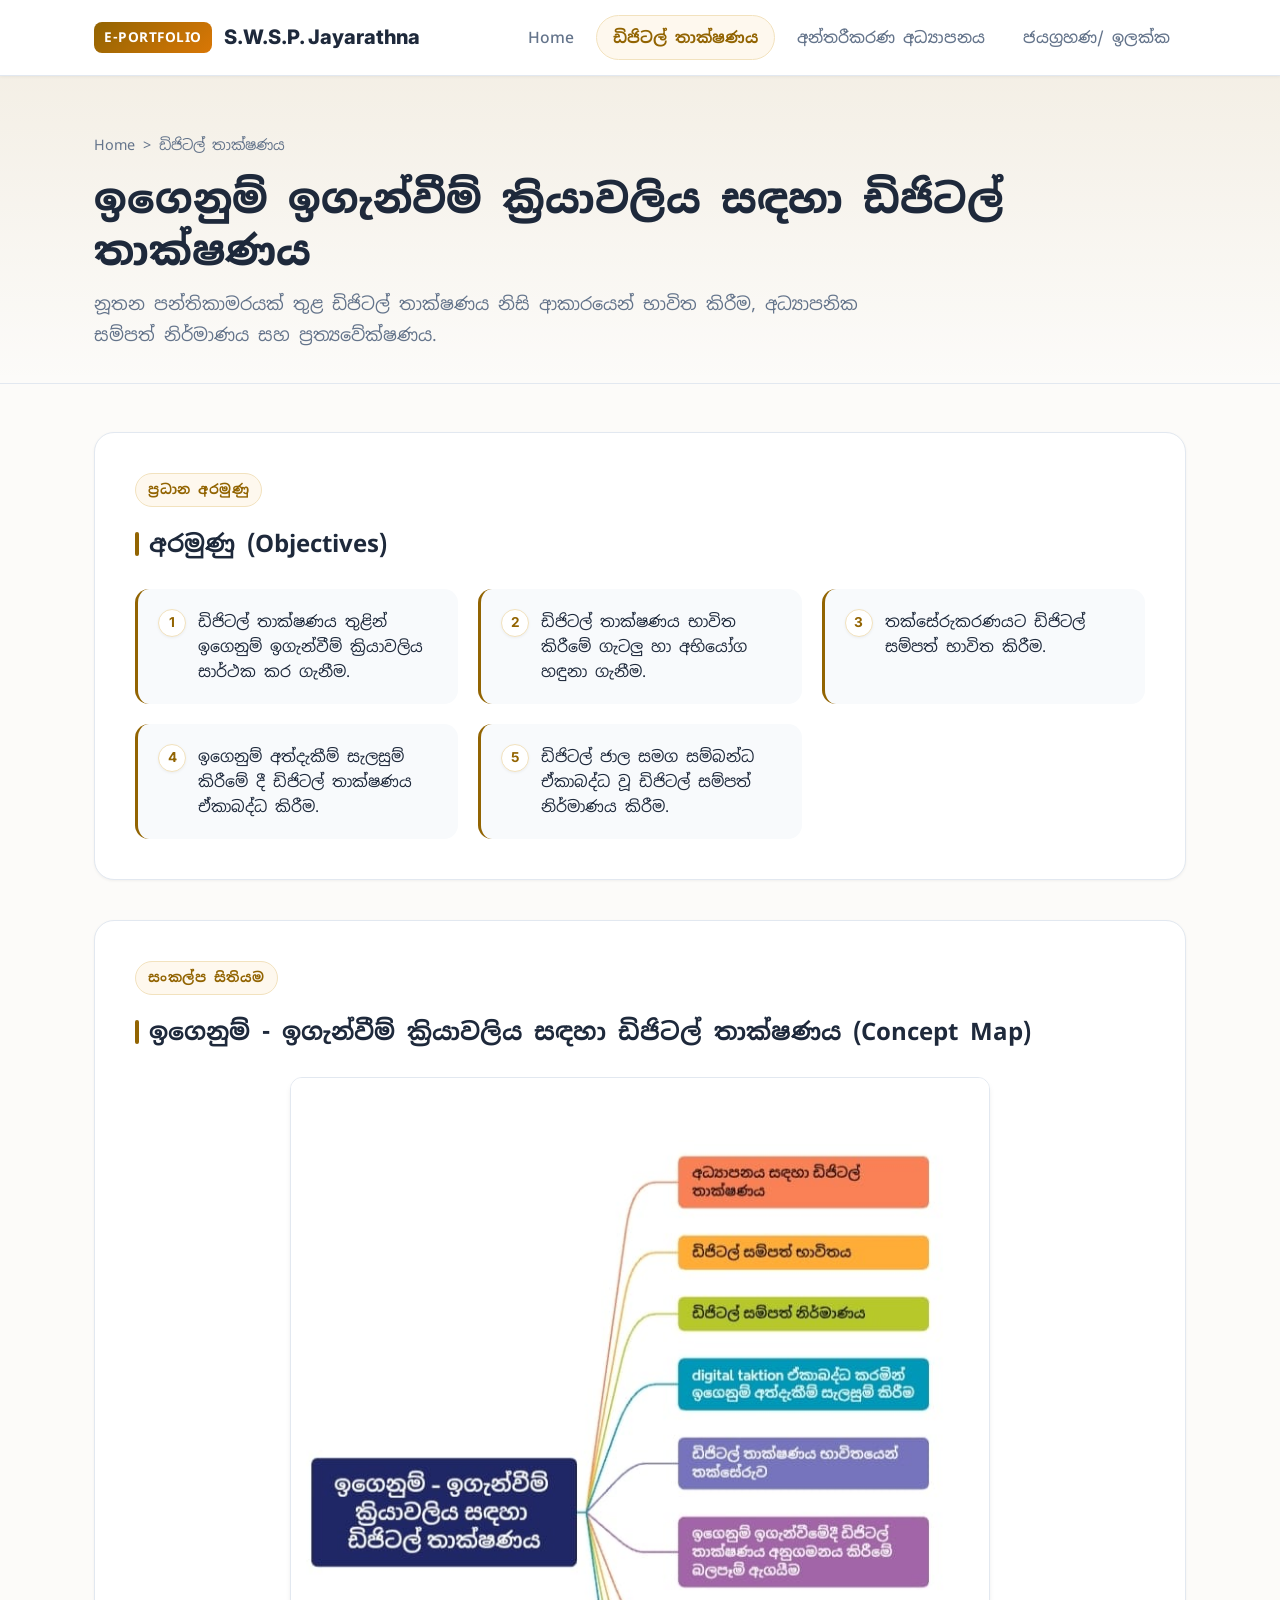
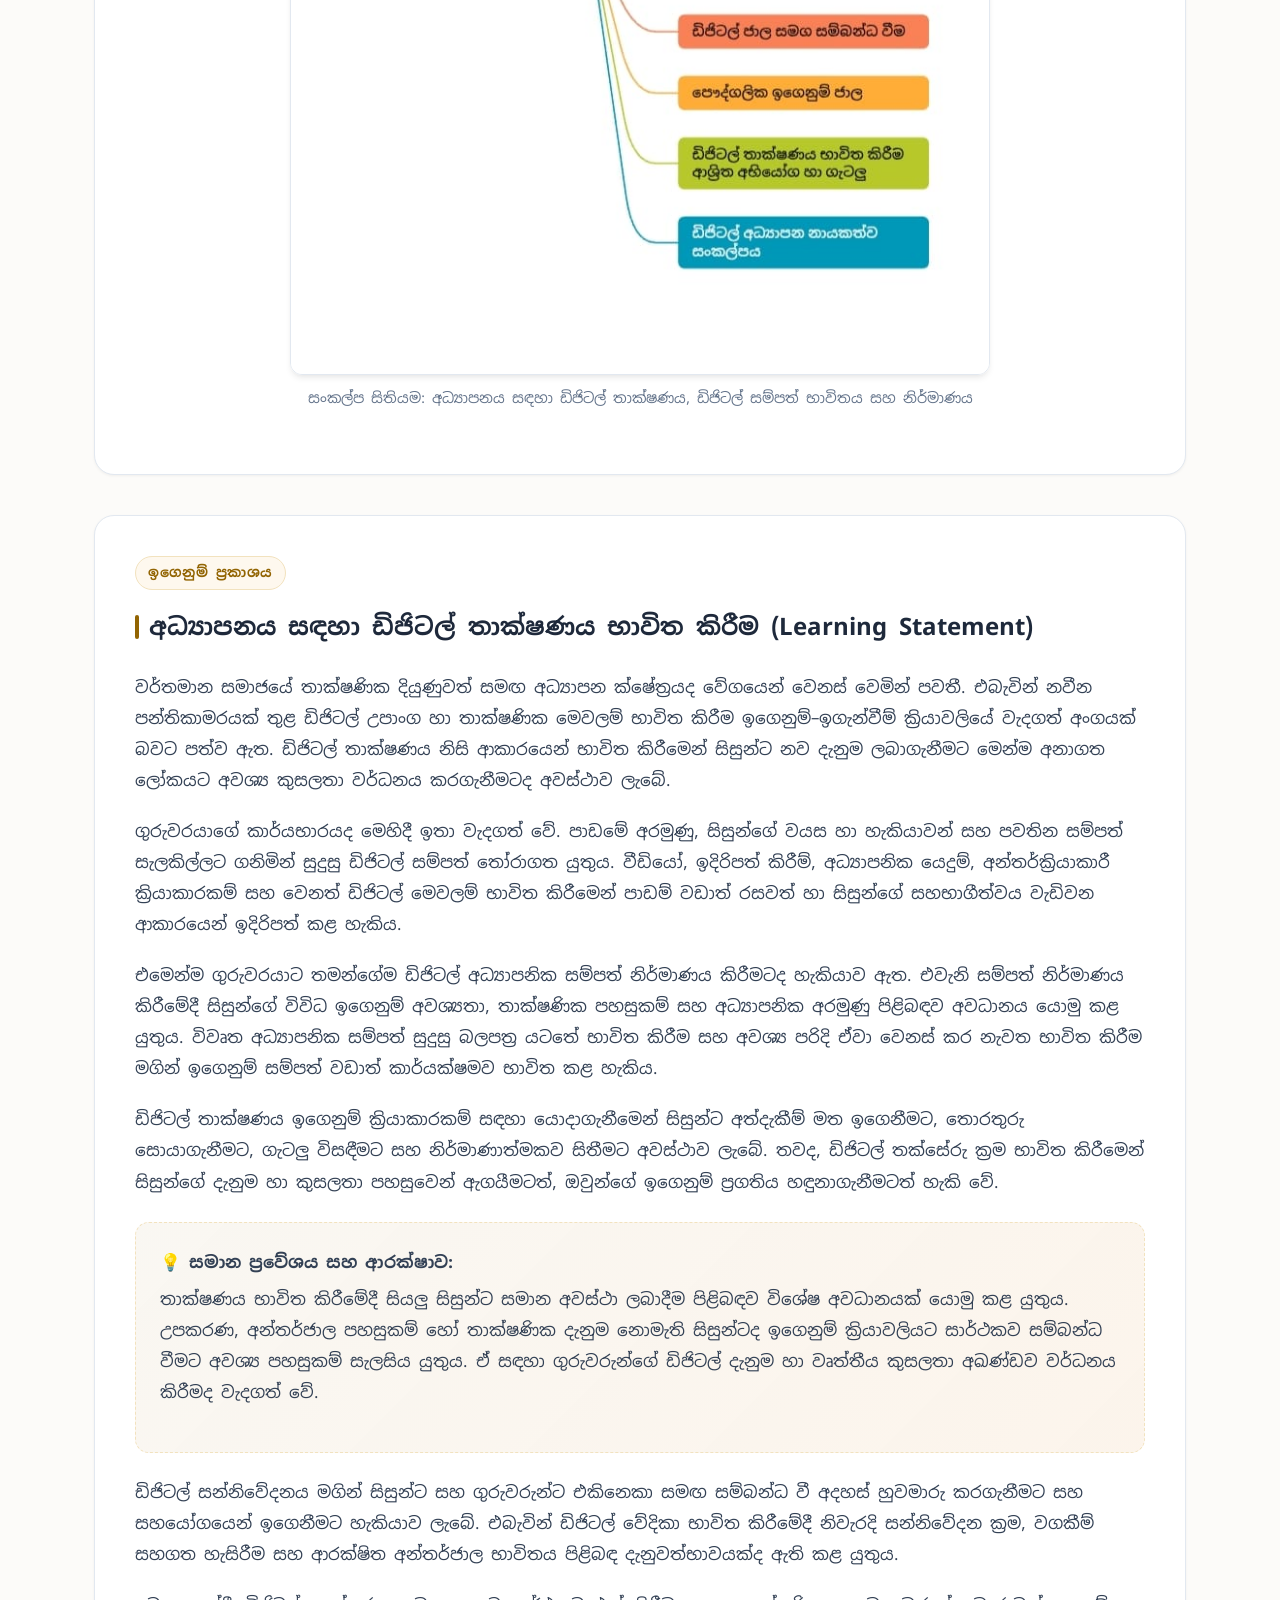
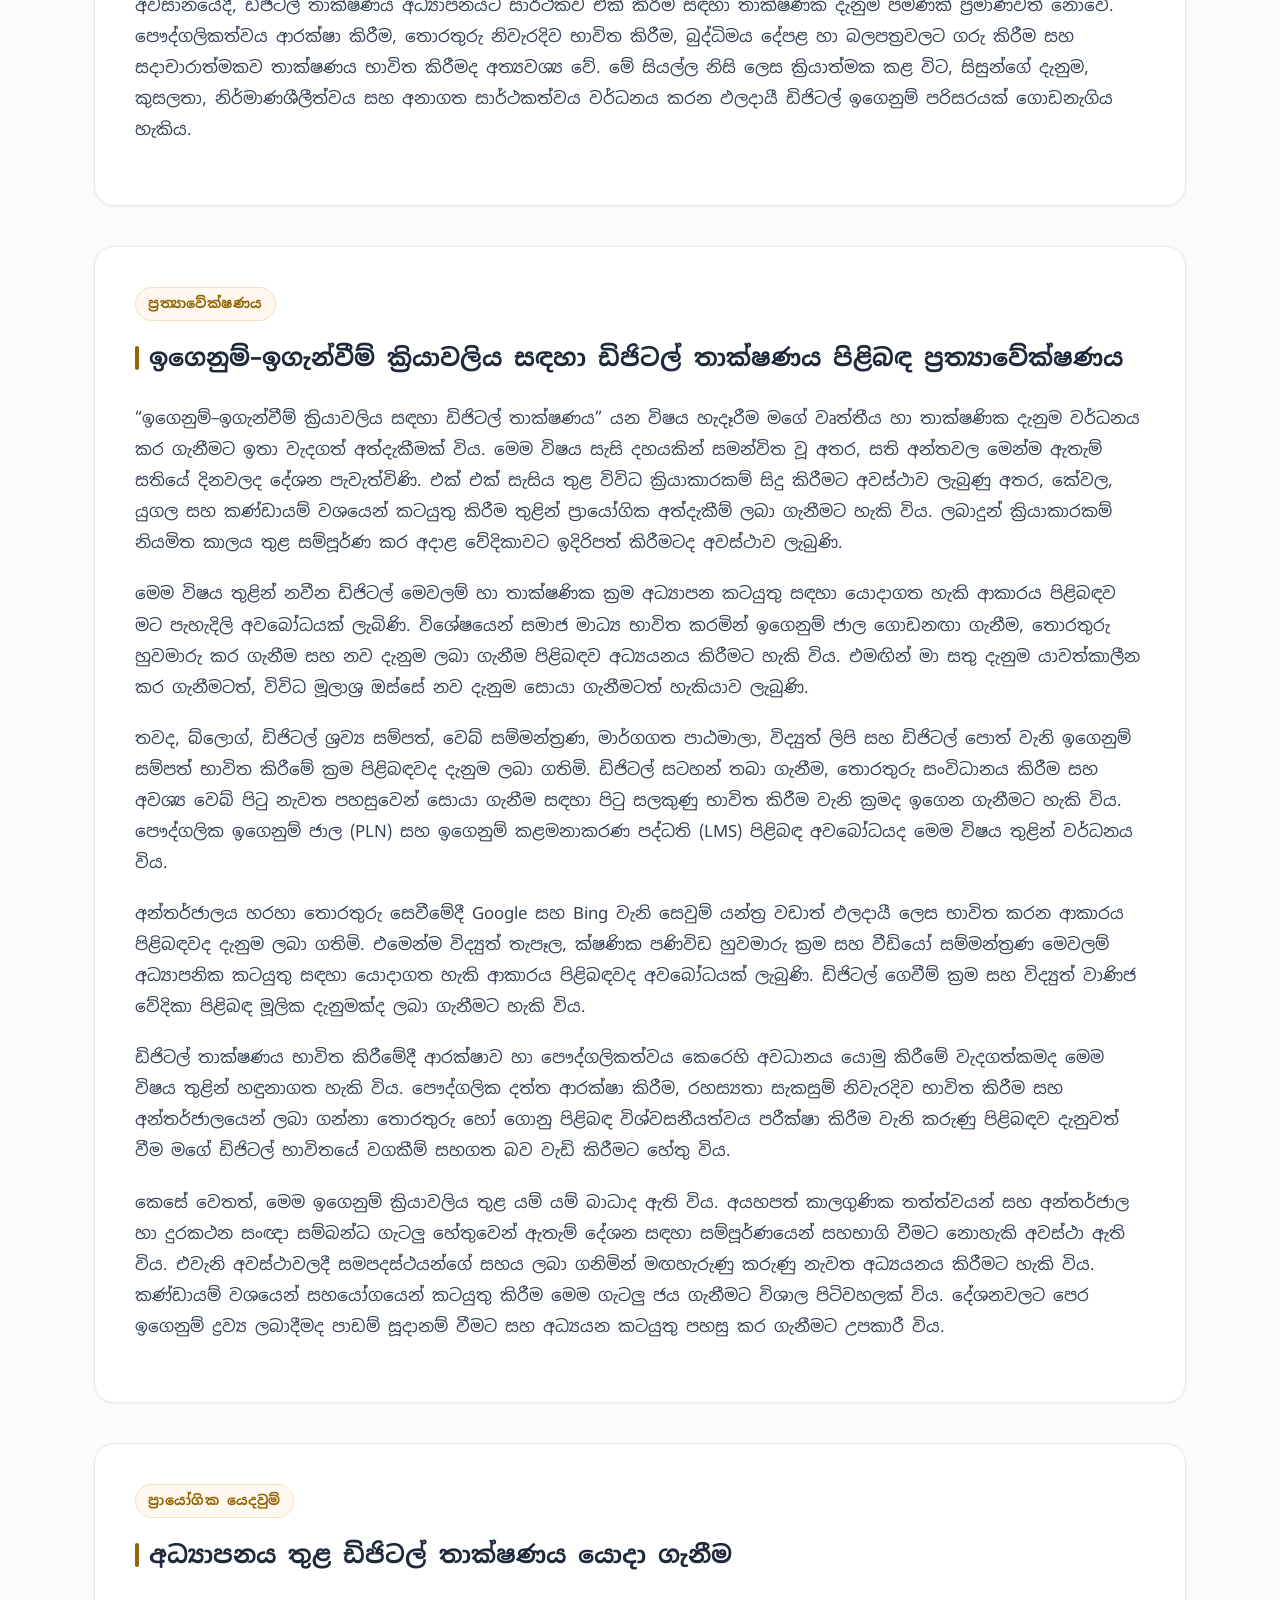
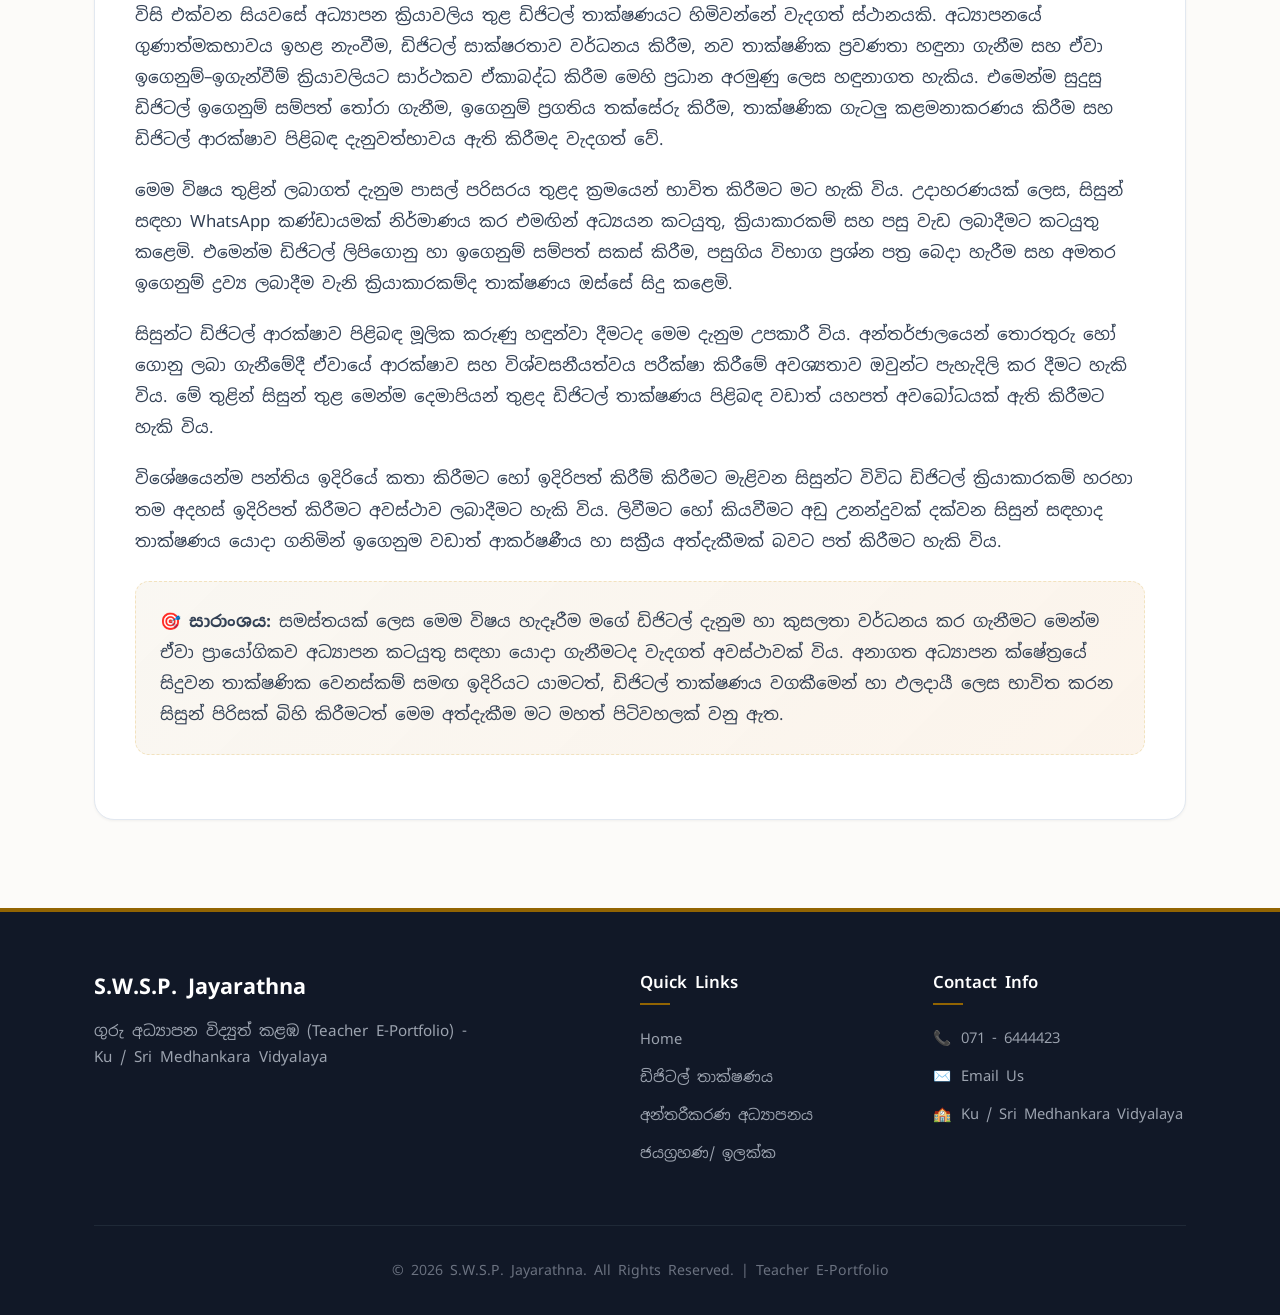
<file: digital-technology.html>
<!DOCTYPE html>
<html lang="si">
<head>
  <meta charset="UTF-8">
  <meta name="viewport" content="width=device-width, initial-scale=1.0">
  <title>ඩිජිටල් තාක්ෂණය | S.W.S.P. Jayarathna</title>
  <link rel="stylesheet" href="assets/css/style.css">
</head>
<body>

  <!-- Site Header & Navigation -->
  <header class="site-header">
    <div class="container header-inner">
      <a href="index.html" class="brand-logo">
        <span class="brand-badge">E-PORTFOLIO</span>
        <span class="brand-name">S.W.S.P. Jayarathna</span>
      </a>

      <button class="menu-toggle" aria-label="Toggle navigation">
        <svg width="24" height="24" viewBox="0 0 24 24" fill="none" stroke="currentColor" stroke-width="2">
          <line x1="3" y1="12" x2="21" y2="12"></line>
          <line x1="3" y1="6" x2="21" y2="6"></line>
          <line x1="3" y1="18" x2="21" y2="18"></line>
        </svg>
      </button>

      <nav class="main-nav">
        <ul class="nav-links">
          <li><a href="index.html" class="nav-link">Home</a></li>
          <li><a href="digital-technology.html" class="nav-link active">ඩිජිටල් තාක්ෂණය</a></li>
          <li><a href="inclusive-education.html" class="nav-link">අන්තරීකරණ අධ්‍යාපනය</a></li>
          <li><a href="achievements-goals.html" class="nav-link">ජයග්‍රහණ/ ඉලක්ක</a></li>
        </ul>
      </nav>
    </div>
  </header>

  <!-- Page Hero Banner -->
  <section class="page-hero">
    <div class="container">
      <div class="breadcrumb">
        <a href="index.html">Home</a> &gt; <span>ඩිජිටල් තාක්ෂණය</span>
      </div>
      <h1 class="page-title">ඉගෙනුම් ඉගැන්වීම් ක්‍රියාවලිය සඳහා ඩිජිටල් තාක්ෂණය</h1>
      <p class="page-intro">නූතන පන්තිකාමරයක් තුළ ඩිජිටල් තාක්ෂණය නිසි ආකාරයෙන් භාවිත කිරීම, අධ්‍යාපනික සම්පත් නිර්මාණය සහ ප්‍රත්‍යවේක්ෂණය.</p>
    </div>
  </section>

  <!-- Main Content -->
  <main class="content-section">
    <div class="container">

      <!-- Section 1: Objectives (අරමුණු) -->
      <article class="content-card">
        <span class="section-badge">ප්‍රධාන අරමුණු</span>
        <h2 class="card-heading">අරමුණු (Objectives)</h2>
        
        <div class="objectives-grid">
          <div class="objective-item">
            <div class="objective-num">1</div>
            <div>ඩිජිටල් තාක්ෂණය තුළින් ඉගෙනුම් ඉගැන්වීම් ක්‍රියාවලිය සාර්ථක කර ගැනීම.</div>
          </div>
          <div class="objective-item">
            <div class="objective-num">2</div>
            <div>ඩිජිටල් තාක්ෂණය භාවිත කිරීමේ ගැටලු හා අභියෝග හඳුනා ගැනීම.</div>
          </div>
          <div class="objective-item">
            <div class="objective-num">3</div>
            <div>තක්සේරුකරණයට ඩිජිටල් සම්පත් භාවිත කිරීම.</div>
          </div>
          <div class="objective-item">
            <div class="objective-num">4</div>
            <div>ඉගෙනුම් අත්දැකීම් සැලසුම් කිරීමේ දී ඩිජිටල් තාක්ෂණය ඒකාබද්ධ කිරීම.</div>
          </div>
          <div class="objective-item">
            <div class="objective-num">5</div>
            <div>ඩිජිටල් ජාල සමග සම්බන්ධ ඒකාබද්ධ වූ ඩිජිටල් සම්පත් නිර්මාණය කිරීම.</div>
          </div>
        </div>
      </article>

      <!-- Section 2: Concept Map (සංකල්ප සිතියම) -->
      <article class="content-card">
        <span class="section-badge">සංකල්ප සිතියම</span>
        <h2 class="card-heading">ඉගෙනුම් - ඉගැන්වීම් ක්‍රියාවලිය සඳහා ඩිජිටල් තාක්ෂණය (Concept Map)</h2>
        <div style="max-width: 700px; margin: 1.5rem auto; text-align: center;">
          <img src="assets/images/concept-map.png" alt="Concept Map - Digital Technology in Teaching-Learning Process" style="width: 100%; border-radius: 12px; box-shadow: var(--shadow-md); border: 1px solid var(--border-color);">
          <p style="margin-top: 10px; font-size: 0.9rem; color: var(--text-muted);">සංකල්ප සිතියම: අධ්‍යාපනය සඳහා ඩිජිටල් තාක්ෂණය, ඩිජිටල් සම්පත් භාවිතය සහ නිර්මාණය</p>
        </div>
      </article>

      <!-- Section 3: Learning Statement (ඉගෙනුම් ප්‍රකාශය) -->
      <article class="content-card">
        <span class="section-badge">ඉගෙනුම් ප්‍රකාශය</span>
        <h2 class="card-heading">අධ්‍යාපනය සඳහා ඩිජිටල් තාක්ෂණය භාවිත කිරීම (Learning Statement)</h2>
        
        <div class="prose-text">
          <p>
            වර්තමාන සමාජයේ තාක්ෂණික දියුණුවත් සමඟ අධ්‍යාපන ක්ෂේත්‍රයද වේගයෙන් වෙනස් වෙමින් පවතී. එබැවින් නවීන පන්තිකාමරයක් තුළ ඩිජිටල් උපාංග හා තාක්ෂණික මෙවලම් භාවිත කිරීම ඉගෙනුම්–ඉගැන්වීම් ක්‍රියාවලියේ වැදගත් අංගයක් බවට පත්ව ඇත. ඩිජිටල් තාක්ෂණය නිසි ආකාරයෙන් භාවිත කිරීමෙන් සිසුන්ට නව දැනුම ලබාගැනීමට මෙන්ම අනාගත ලෝකයට අවශ්‍ය කුසලතා වර්ධනය කරගැනීමටද අවස්ථාව ලැබේ.
          </p>

          <p>
            ගුරුවරයාගේ කාර්යභාරයද මෙහිදී ඉතා වැදගත් වේ. පාඩමේ අරමුණු, සිසුන්ගේ වයස හා හැකියාවන් සහ පවතින සම්පත් සැලකිල්ලට ගනිමින් සුදුසු ඩිජිටල් සම්පත් තෝරාගත යුතුය. වීඩියෝ, ඉදිරිපත් කිරීම්, අධ්‍යාපනික යෙදුම්, අන්තර්ක්‍රියාකාරී ක්‍රියාකාරකම් සහ වෙනත් ඩිජිටල් මෙවලම් භාවිත කිරීමෙන් පාඩම් වඩාත් රසවත් හා සිසුන්ගේ සහභාගීත්වය වැඩිවන ආකාරයෙන් ඉදිරිපත් කළ හැකිය.
          </p>

          <p>
            එමෙන්ම ගුරුවරයාට තමන්ගේම ඩිජිටල් අධ්‍යාපනික සම්පත් නිර්මාණය කිරීමටද හැකියාව ඇත. එවැනි සම්පත් නිර්මාණය කිරීමේදී සිසුන්ගේ විවිධ ඉගෙනුම් අවශ්‍යතා, තාක්ෂණික පහසුකම් සහ අධ්‍යාපනික අරමුණු පිළිබඳව අවධානය යොමු කළ යුතුය. විවෘත අධ්‍යාපනික සම්පත් සුදුසු බලපත්‍ර යටතේ භාවිත කිරීම සහ අවශ්‍ය පරිදි ඒවා වෙනස් කර නැවත භාවිත කිරීම මගින් ඉගෙනුම් සම්පත් වඩාත් කාර්යක්ෂමව භාවිත කළ හැකිය.
          </p>

          <p>
            ඩිජිටල් තාක්ෂණය ඉගෙනුම් ක්‍රියාකාරකම් සඳහා යොදාගැනීමෙන් සිසුන්ට අත්දැකීම් මත ඉගෙනීමට, තොරතුරු සොයාගැනීමට, ගැටලු විසඳීමට සහ නිර්මාණාත්මකව සිතීමට අවස්ථාව ලැබේ. තවද, ඩිජිටල් තක්සේරු ක්‍රම භාවිත කිරීමෙන් සිසුන්ගේ දැනුම හා කුසලතා පහසුවෙන් ඇගයීමටත්, ඔවුන්ගේ ඉගෙනුම් ප්‍රගතිය හඳුනාගැනීමටත් හැකි වේ.
          </p>

          <div class="highlight-box">
            <strong>💡 සමාන ප්‍රවේශය සහ ආරක්ෂාව:</strong>
            <p style="margin-top: 6px;">
              තාක්ෂණය භාවිත කිරීමේදී සියලු සිසුන්ට සමාන අවස්ථා ලබාදීම පිළිබඳව විශේෂ අවධානයක් යොමු කළ යුතුය. උපකරණ, අන්තර්ජාල පහසුකම් හෝ තාක්ෂණික දැනුම නොමැති සිසුන්ටද ඉගෙනුම් ක්‍රියාවලියට සාර්ථකව සම්බන්ධ වීමට අවශ්‍ය පහසුකම් සැලසිය යුතුය. ඒ සඳහා ගුරුවරුන්ගේ ඩිජිටල් දැනුම හා වෘත්තීය කුසලතා අඛණ්ඩව වර්ධනය කිරීමද වැදගත් වේ.
            </p>
          </div>

          <p>
            ඩිජිටල් සන්නිවේදනය මගින් සිසුන්ට සහ ගුරුවරුන්ට එකිනෙකා සමඟ සම්බන්ධ වී අදහස් හුවමාරු කරගැනීමට සහ සහයෝගයෙන් ඉගෙනීමට හැකියාව ලැබේ. එබැවින් ඩිජිටල් වේදිකා භාවිත කිරීමේදී නිවැරදි සන්නිවේදන ක්‍රම, වගකීම් සහගත හැසිරීම සහ ආරක්ෂිත අන්තර්ජාල භාවිතය පිළිබඳ දැනුවත්භාවයක්ද ඇති කළ යුතුය.
          </p>

          <p>
            අවසානයේදී, ඩිජිටල් තාක්ෂණය අධ්‍යාපනයට සාර්ථකව එක් කිරීම සඳහා තාක්ෂණික දැනුම පමණක් ප්‍රමාණවත් නොවේ. පෞද්ගලිකත්වය ආරක්ෂා කිරීම, තොරතුරු නිවැරදිව භාවිත කිරීම, බුද්ධිමය දේපළ හා බලපත්‍රවලට ගරු කිරීම සහ සදාචාරාත්මකව තාක්ෂණය භාවිත කිරීමද අත්‍යවශ්‍ය වේ. මේ සියල්ල නිසි ලෙස ක්‍රියාත්මක කළ විට, සිසුන්ගේ දැනුම, කුසලතා, නිර්මාණශීලීත්වය සහ අනාගත සාර්ථකත්වය වර්ධනය කරන ඵලදායී ඩිජිටල් ඉගෙනුම් පරිසරයක් ගොඩනැගිය හැකිය.
          </p>
        </div>
      </article>

      <!-- Section 4: Reflections (ප්‍රත්‍යාවේක්ෂණය) -->
      <article class="content-card">
        <span class="section-badge">ප්‍රත්‍යාවේක්ෂණය</span>
        <h2 class="card-heading">ඉගෙනුම්–ඉගැන්වීම් ක්‍රියාවලිය සඳහා ඩිජිටල් තාක්ෂණය පිළිබඳ ප්‍රත්‍යාවේක්ෂණය</h2>
        
        <div class="prose-text">
          <p>
            “ඉගෙනුම්–ඉගැන්වීම් ක්‍රියාවලිය සඳහා ඩිජිටල් තාක්ෂණය” යන විෂය හැදෑරීම මගේ වෘත්තීය හා තාක්ෂණික දැනුම වර්ධනය කර ගැනීමට ඉතා වැදගත් අත්දැකීමක් විය. මෙම විෂය සැසි දහයකින් සමන්විත වූ අතර, සති අන්තවල මෙන්ම ඇතැම් සතියේ දිනවලද දේශන පැවැත්විණි. එක් එක් සැසිය තුළ විවිධ ක්‍රියාකාරකම් සිදු කිරීමට අවස්ථාව ලැබුණු අතර, කේවල, යුගල සහ කණ්ඩායම් වශයෙන් කටයුතු කිරීම තුළින් ප්‍රායෝගික අත්දැකීම් ලබා ගැනීමට හැකි විය. ලබාදුන් ක්‍රියාකාරකම් නියමිත කාලය තුළ සම්පූර්ණ කර අදාළ වේදිකාවට ඉදිරිපත් කිරීමටද අවස්ථාව ලැබුණි.
          </p>

          <p>
            මෙම විෂය තුළින් නවීන ඩිජිටල් මෙවලම් හා තාක්ෂණික ක්‍රම අධ්‍යාපන කටයුතු සඳහා යොදාගත හැකි ආකාරය පිළිබඳව මට පැහැදිලි අවබෝධයක් ලැබිණි. විශේෂයෙන් සමාජ මාධ්‍ය භාවිත කරමින් ඉගෙනුම් ජාල ගොඩනඟා ගැනීම, තොරතුරු හුවමාරු කර ගැනීම සහ නව දැනුම ලබා ගැනීම පිළිබඳව අධ්‍යයනය කිරීමට හැකි විය. එමඟින් මා සතු දැනුම යාවත්කාලීන කර ගැනීමටත්, විවිධ මූලාශ්‍ර ඔස්සේ නව දැනුම සොයා ගැනීමටත් හැකියාව ලැබුණි.
          </p>

          <p>
            තවද, බ්ලොග්, ඩිජිටල් ශ්‍රව්‍ය සම්පත්, වෙබ් සම්මන්ත්‍රණ, මාර්ගගත පාඨමාලා, විද්‍යුත් ලිපි සහ ඩිජිටල් පොත් වැනි ඉගෙනුම් සම්පත් භාවිත කිරීමේ ක්‍රම පිළිබඳවද දැනුම ලබා ගතිමි. ඩිජිටල් සටහන් තබා ගැනීම, තොරතුරු සංවිධානය කිරීම සහ අවශ්‍ය වෙබ් පිටු නැවත පහසුවෙන් සොයා ගැනීම සඳහා පිටු සලකුණු භාවිත කිරීම වැනි ක්‍රමද ඉගෙන ගැනීමට හැකි විය. පෞද්ගලික ඉගෙනුම් ජාල (PLN) සහ ඉගෙනුම් කළමනාකරණ පද්ධති (LMS) පිළිබඳ අවබෝධයද මෙම විෂය තුළින් වර්ධනය විය.
          </p>

          <p>
            අන්තර්ජාලය හරහා තොරතුරු සෙවීමේදී Google සහ Bing වැනි සෙවුම් යන්ත්‍ර වඩාත් ඵලදායී ලෙස භාවිත කරන ආකාරය පිළිබඳවද දැනුම ලබා ගතිමි. එමෙන්ම විද්‍යුත් තැපෑල, ක්ෂණික පණිවිඩ හුවමාරු ක්‍රම සහ වීඩියෝ සම්මන්ත්‍රණ මෙවලම් අධ්‍යාපනික කටයුතු සඳහා යොදාගත හැකි ආකාරය පිළිබඳවද අවබෝධයක් ලැබුණි. ඩිජිටල් ගෙවීම් ක්‍රම සහ විද්‍යුත් වාණිජ වේදිකා පිළිබඳ මූලික දැනුමක්ද ලබා ගැනීමට හැකි විය.
          </p>

          <p>
            ඩිජිටල් තාක්ෂණය භාවිත කිරීමේදී ආරක්ෂාව හා පෞද්ගලිකත්වය කෙරෙහි අවධානය යොමු කිරීමේ වැදගත්කමද මෙම විෂය තුළින් හඳුනාගත හැකි විය. පෞද්ගලික දත්ත ආරක්ෂා කිරීම, රහස්‍යතා සැකසුම් නිවැරදිව භාවිත කිරීම සහ අන්තර්ජාලයෙන් ලබා ගන්නා තොරතුරු හෝ ගොනු පිළිබඳ විශ්වසනීයත්වය පරීක්ෂා කිරීම වැනි කරුණු පිළිබඳව දැනුවත් වීම මගේ ඩිජිටල් භාවිතයේ වගකීම් සහගත බව වැඩි කිරීමට හේතු විය.
          </p>

          <p>
            කෙසේ වෙතත්, මෙම ඉගෙනුම් ක්‍රියාවලිය තුළ යම් යම් බාධාද ඇති විය. අයහපත් කාලගුණික තත්ත්වයන් සහ අන්තර්ජාල හා දුරකථන සංඥා සම්බන්ධ ගැටලු හේතුවෙන් ඇතැම් දේශන සඳහා සම්පූර්ණයෙන් සහභාගි වීමට නොහැකි අවස්ථා ඇති විය. එවැනි අවස්ථාවලදී සමපදස්ථයන්ගේ සහය ලබා ගනිමින් මඟහැරුණු කරුණු නැවත අධ්‍යයනය කිරීමට හැකි විය. කණ්ඩායම් වශයෙන් සහයෝගයෙන් කටයුතු කිරීම මෙම ගැටලු ජය ගැනීමට විශාල පිටිවහලක් විය. දේශනවලට පෙර ඉගෙනුම් ද්‍රව්‍ය ලබාදීමද පාඩම් සූදානම් වීමට සහ අධ්‍යයන කටයුතු පහසු කර ගැනීමට උපකාරී විය.
          </p>
        </div>
      </article>

      <!-- Section 5: Using Digital Tech in Education (අධ්‍යාපනය තුළ ඩිජිටල් තාක්ෂණය යොදා ගැනීම) -->
      <article class="content-card">
        <span class="section-badge">ප්‍රායෝගික යෙදවුම්</span>
        <h2 class="card-heading">අධ්‍යාපනය තුළ ඩිජිටල් තාක්ෂණය යොදා ගැනීම</h2>
        
        <div class="prose-text">
          <p>
            විසි එක්වන සියවසේ අධ්‍යාපන ක්‍රියාවලිය තුළ ඩිජිටල් තාක්ෂණයට හිමිවන්නේ වැදගත් ස්ථානයකි. අධ්‍යාපනයේ ගුණාත්මකභාවය ඉහළ නැංවීම, ඩිජිටල් සාක්ෂරතාව වර්ධනය කිරීම, නව තාක්ෂණික ප්‍රවණතා හඳුනා ගැනීම සහ ඒවා ඉගෙනුම්–ඉගැන්වීම් ක්‍රියාවලියට සාර්ථකව ඒකාබද්ධ කිරීම මෙහි ප්‍රධාන අරමුණු ලෙස හඳුනාගත හැකිය. එමෙන්ම සුදුසු ඩිජිටල් ඉගෙනුම් සම්පත් තෝරා ගැනීම, ඉගෙනුම් ප්‍රගතිය තක්සේරු කිරීම, තාක්ෂණික ගැටලු කළමනාකරණය කිරීම සහ ඩිජිටල් ආරක්ෂාව පිළිබඳ දැනුවත්භාවය ඇති කිරීමද වැදගත් වේ.
          </p>

          <p>
            මෙම විෂය තුළින් ලබාගත් දැනුම පාසල් පරිසරය තුළද ක්‍රමයෙන් භාවිත කිරීමට මට හැකි විය. උදාහරණයක් ලෙස, සිසුන් සඳහා WhatsApp කණ්ඩායමක් නිර්මාණය කර එමඟින් අධ්‍යයන කටයුතු, ක්‍රියාකාරකම් සහ පසු වැඩ ලබාදීමට කටයුතු කළෙමි. එමෙන්ම ඩිජිටල් ලිපිගොනු හා ඉගෙනුම් සම්පත් සකස් කිරීම, පසුගිය විභාග ප්‍රශ්න පත්‍ර බෙදා හැරීම සහ අමතර ඉගෙනුම් ද්‍රව්‍ය ලබාදීම වැනි ක්‍රියාකාරකම්ද තාක්ෂණය ඔස්සේ සිදු කළෙමි.
          </p>

          <p>
            සිසුන්ට ඩිජිටල් ආරක්ෂාව පිළිබඳ මූලික කරුණු හඳුන්වා දීමටද මෙම දැනුම උපකාරී විය. අන්තර්ජාලයෙන් තොරතුරු හෝ ගොනු ලබා ගැනීමේදී ඒවායේ ආරක්ෂාව සහ විශ්වසනීයත්වය පරීක්ෂා කිරීමේ අවශ්‍යතාව ඔවුන්ට පැහැදිලි කර දීමට හැකි විය. මේ තුළින් සිසුන් තුළ මෙන්ම දෙමාපියන් තුළද ඩිජිටල් තාක්ෂණය පිළිබඳ වඩාත් යහපත් අවබෝධයක් ඇති කිරීමට හැකි විය.
          </p>

          <p>
            විශේෂයෙන්ම පන්තිය ඉදිරියේ කතා කිරීමට හෝ ඉදිරිපත් කිරීම් කිරීමට මැළිවන සිසුන්ට විවිධ ඩිජිටල් ක්‍රියාකාරකම් හරහා තම අදහස් ඉදිරිපත් කිරීමට අවස්ථාව ලබාදීමට හැකි විය. ලිවීමට හෝ කියවීමට අඩු උනන්දුවක් දක්වන සිසුන් සඳහාද තාක්ෂණය යොදා ගනිමින් ඉගෙනුම වඩාත් ආකර්ෂණීය හා සක්‍රීය අත්දැකීමක් බවට පත් කිරීමට හැකි විය.
          </p>

          <div class="highlight-box">
            <strong>🎯 සාරාංශය:</strong> සමස්තයක් ලෙස මෙම විෂය හැදෑරීම මගේ ඩිජිටල් දැනුම හා කුසලතා වර්ධනය කර ගැනීමට මෙන්ම ඒවා ප්‍රායෝගිකව අධ්‍යාපන කටයුතු සඳහා යොදා ගැනීමටද වැදගත් අවස්ථාවක් විය. අනාගත අධ්‍යාපන ක්ෂේත්‍රයේ සිදුවන තාක්ෂණික වෙනස්කම් සමඟ ඉදිරියට යාමටත්, ඩිජිටල් තාක්ෂණය වගකීමෙන් හා ඵලදායී ලෙස භාවිත කරන සිසුන් පිරිසක් බිහි කිරීමටත් මෙම අත්දැකීම මට මහත් පිටිවහලක් වනු ඇත.
          </div>
        </div>
      </article>

    </div>
  </main>

  <!-- Site Footer -->
  <footer class="site-footer">
    <div class="container">
      <div class="footer-grid">
        <div class="footer-info">
          <h3>S.W.S.P. Jayarathna</h3>
          <p>ගුරු අධ්‍යාපන විද්‍යුත් කළඹ (Teacher E-Portfolio) - Ku / Sri Medhankara Vidyalaya</p>
        </div>

        <div class="footer-col">
          <h4>Quick Links</h4>
          <ul class="footer-links">
            <li><a href="index.html">Home</a></li>
            <li><a href="digital-technology.html">ඩිජිටල් තාක්ෂණය</a></li>
            <li><a href="inclusive-education.html">අන්තරීකරණ අධ්‍යාපනය</a></li>
            <li><a href="achievements-goals.html">ජයග්‍රහණ/ ඉලක්ක</a></li>
          </ul>
        </div>

        <div class="footer-col">
          <h4>Contact Info</h4>
          <div class="footer-contact-item">
            <span>📞</span>
            <a href="tel:0716444423">071 - 6444423</a>
          </div>
          <div class="footer-contact-item">
            <span>✉️</span>
            <a href="mailto:Suranjipushpakumarijayarathna@gmail.com">Email Us</a>
          </div>
          <div class="footer-contact-item">
            <span>🏫</span>
            <span>Ku / Sri Medhankara Vidyalaya</span>
          </div>
        </div>
      </div>

      <div class="footer-bottom">
        <p>&copy; 2026 S.W.S.P. Jayarathna. All Rights Reserved. | Teacher E-Portfolio</p>
      </div>
    </div>
  </footer>

  <script src="assets/js/main.js"></script>
</body>
</html>
</file>
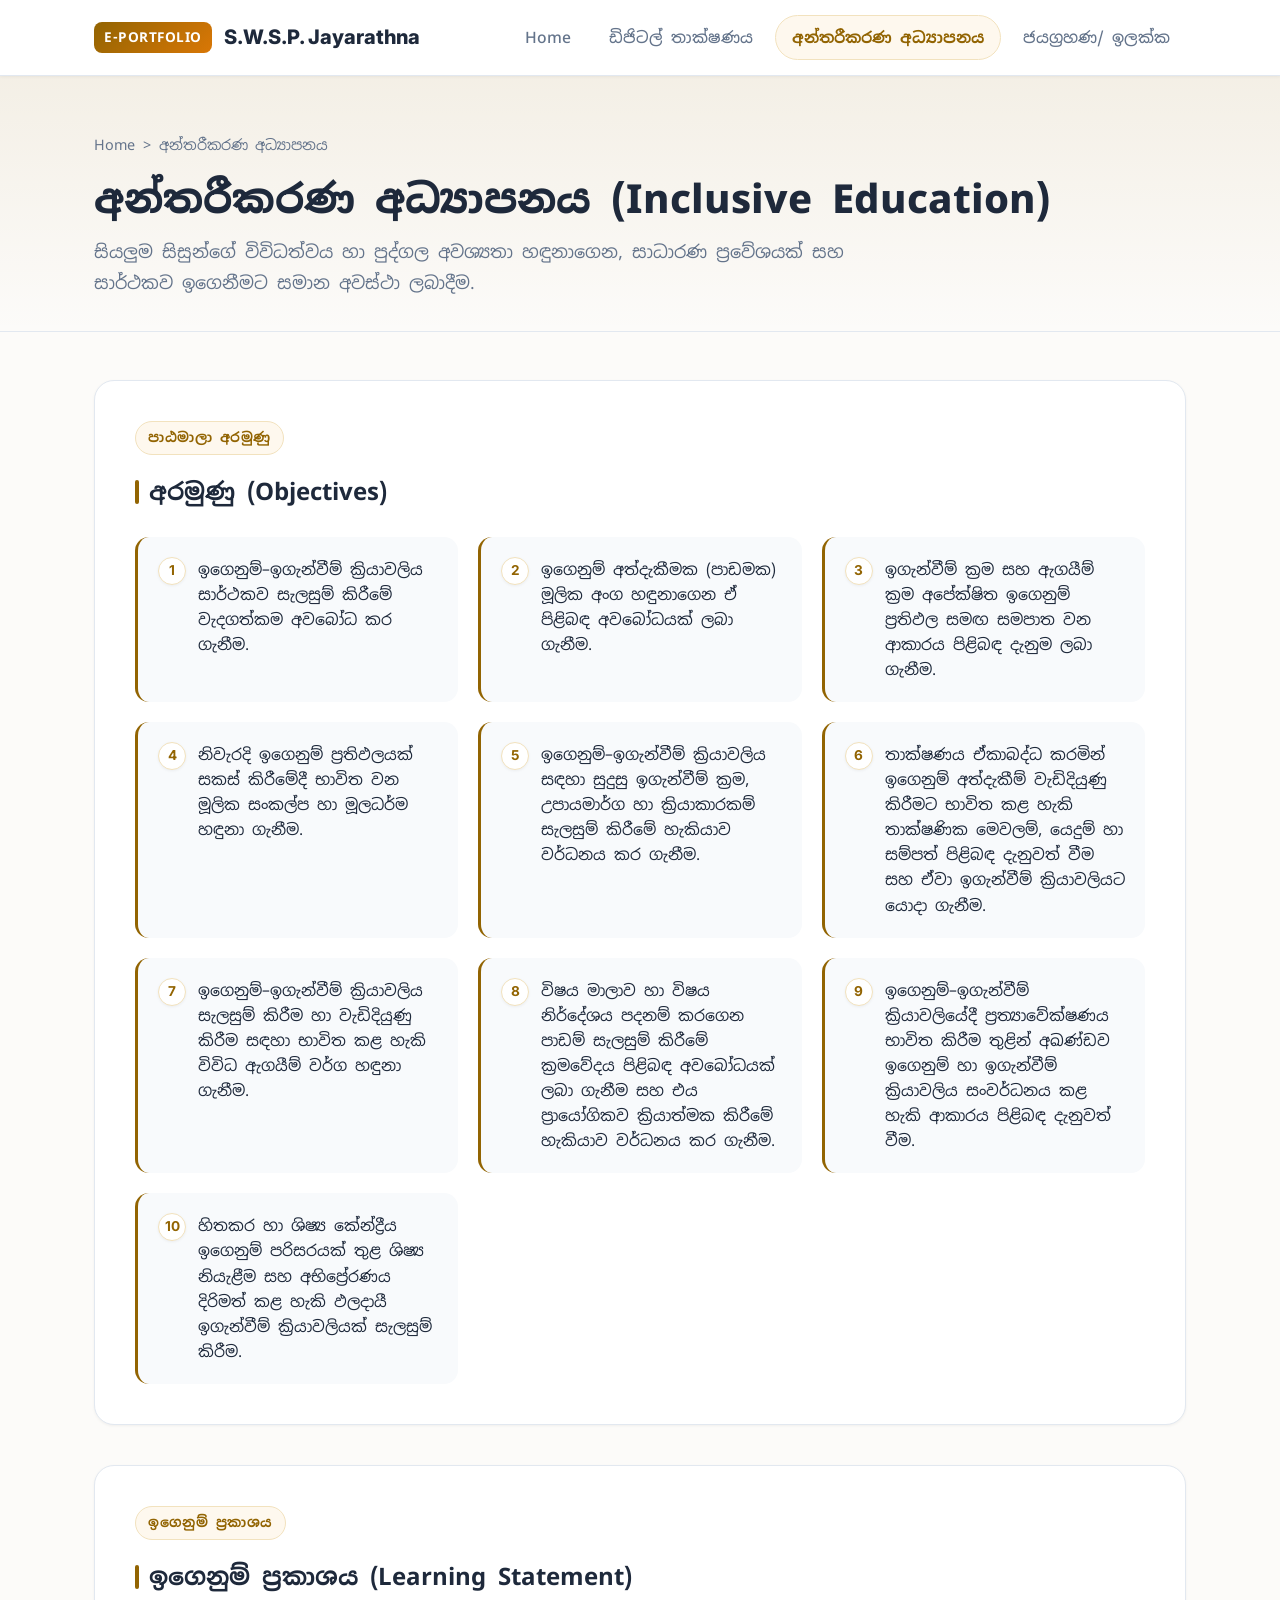
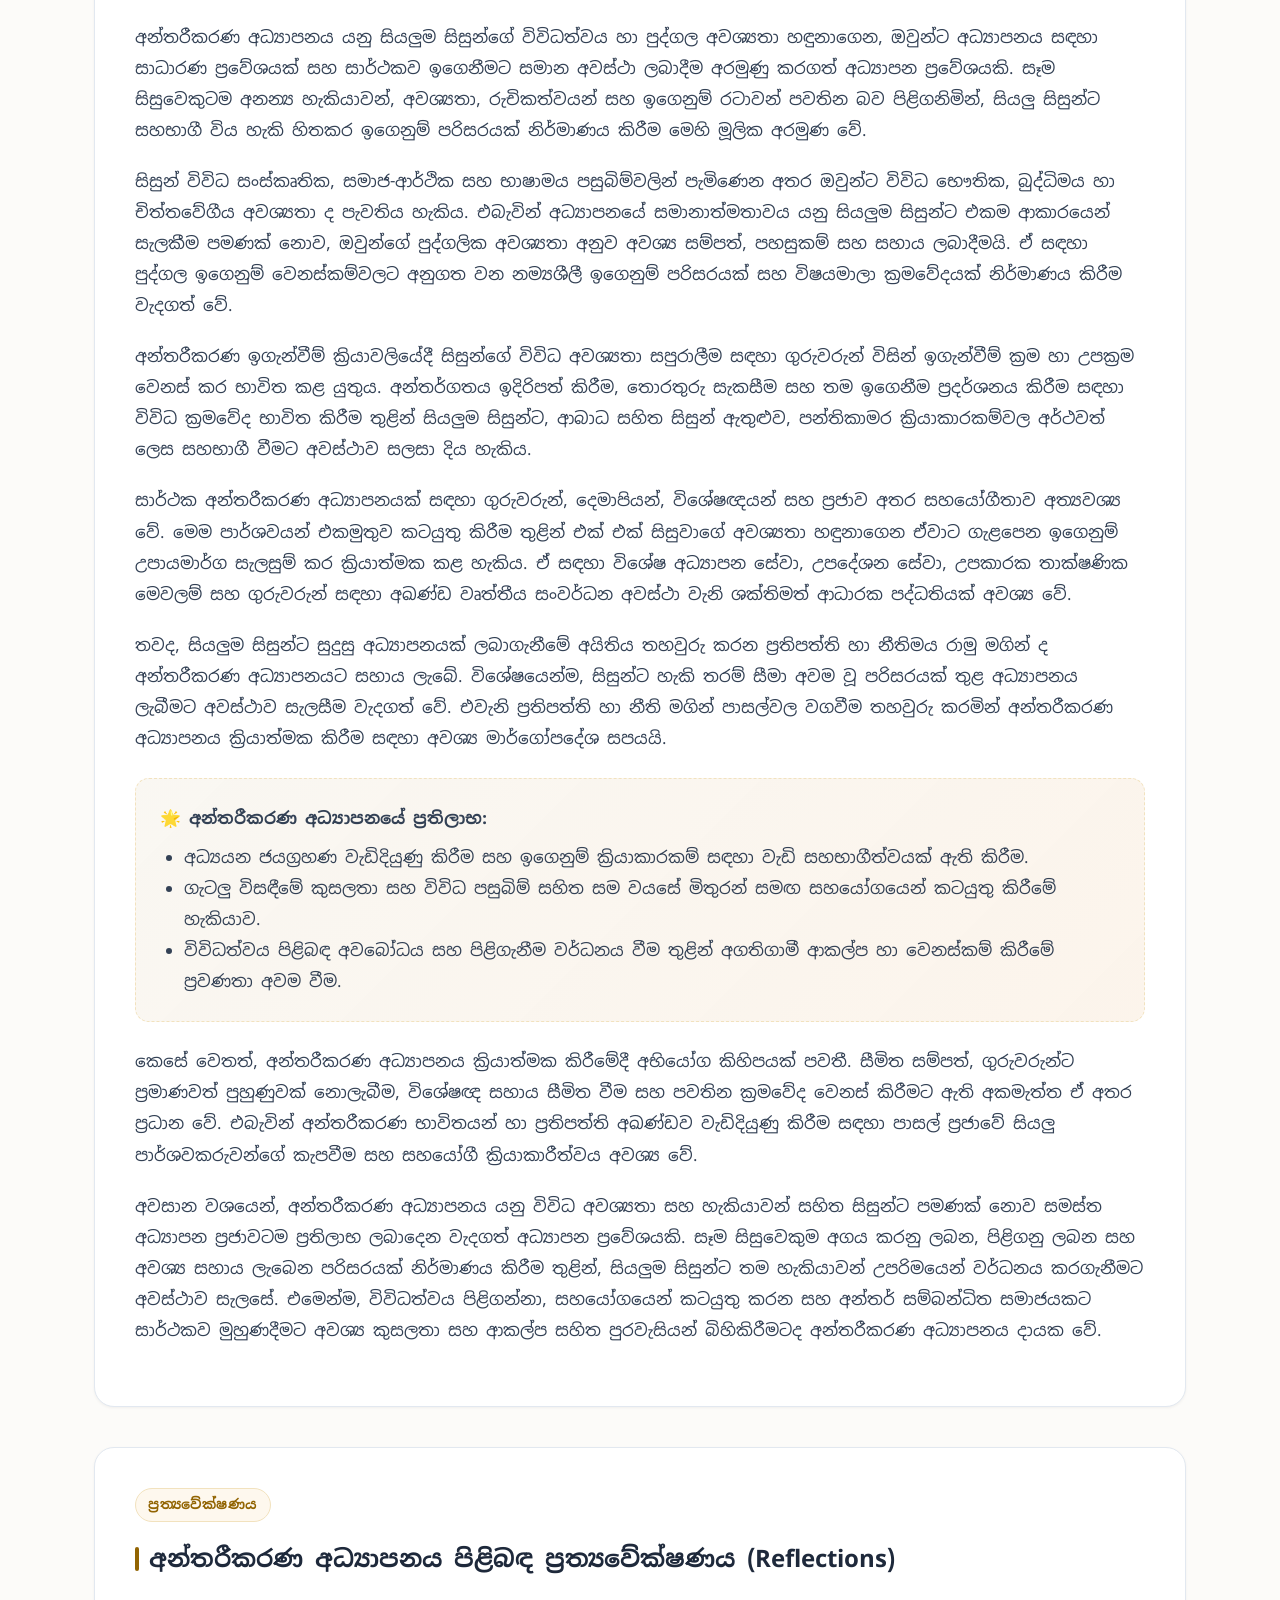
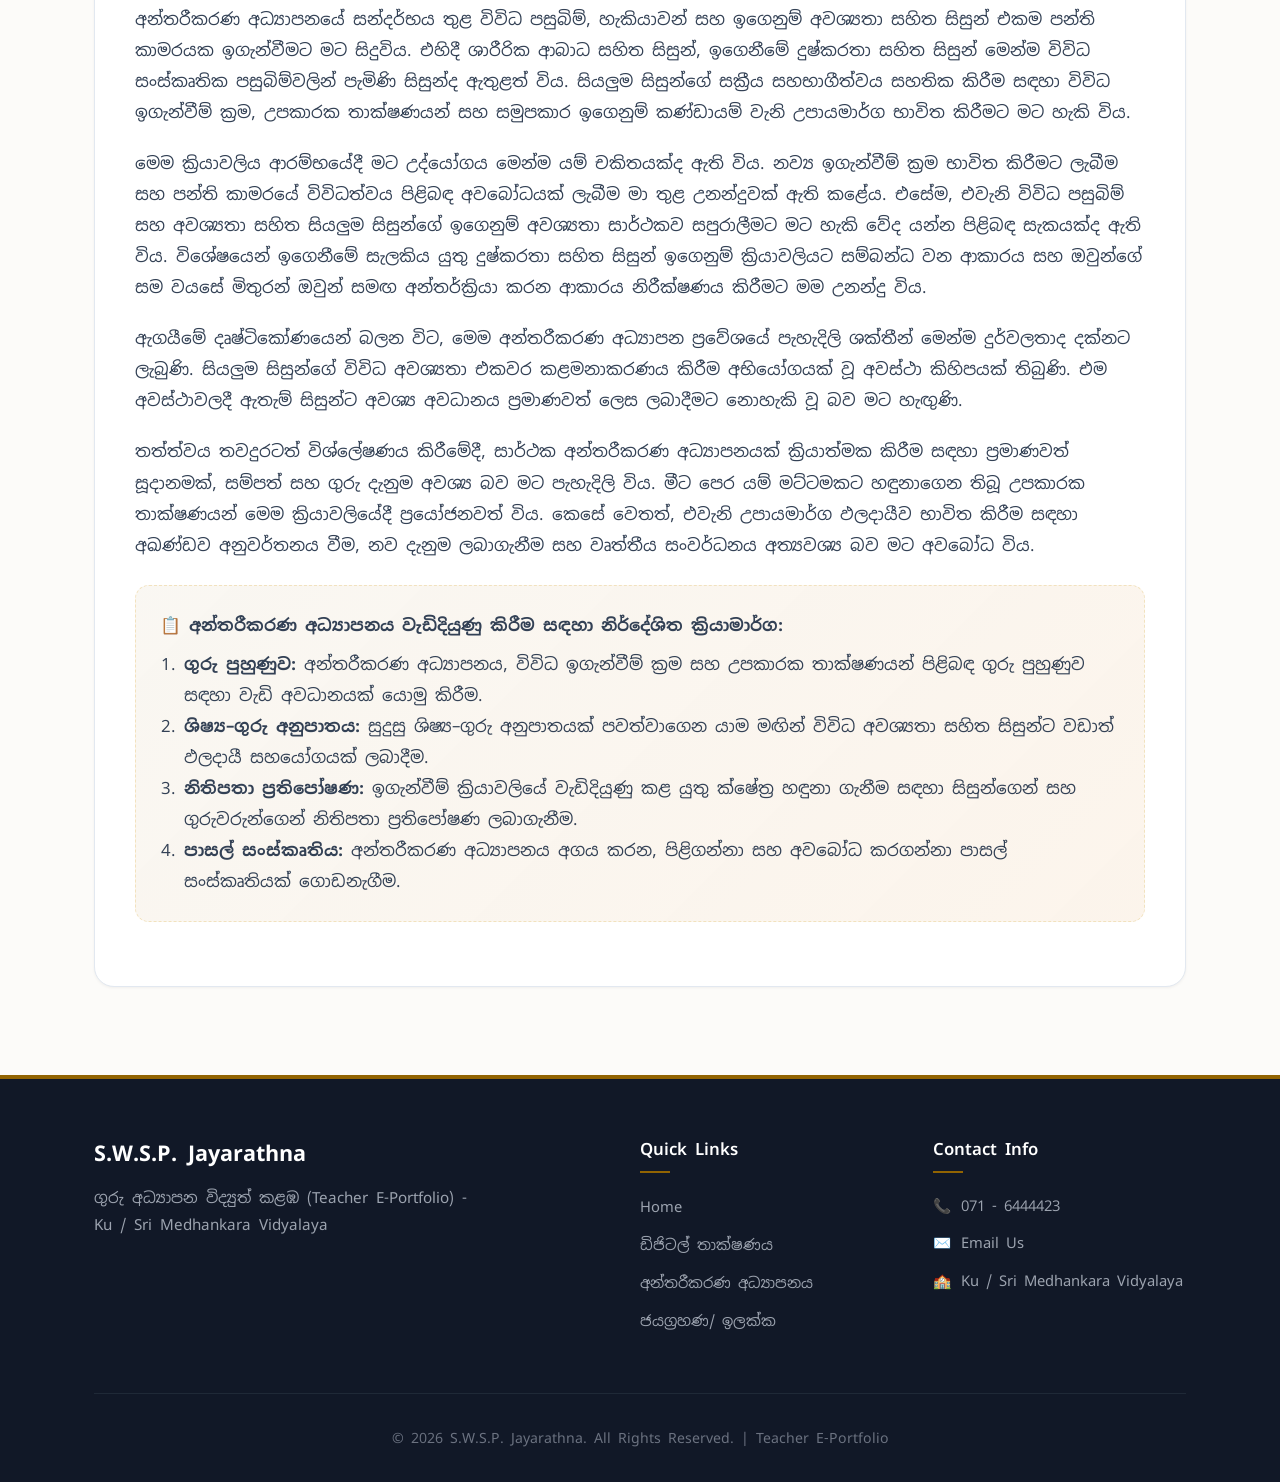
<file: inclusive-education.html>
<!DOCTYPE html>
<html lang="si">
<head>
  <meta charset="UTF-8">
  <meta name="viewport" content="width=device-width, initial-scale=1.0">
  <title>අන්තරීකරණ අධ්‍යාපනය | S.W.S.P. Jayarathna</title>
  <link rel="stylesheet" href="assets/css/style.css">
</head>
<body>

  <!-- Site Header & Navigation -->
  <header class="site-header">
    <div class="container header-inner">
      <a href="index.html" class="brand-logo">
        <span class="brand-badge">E-PORTFOLIO</span>
        <span class="brand-name">S.W.S.P. Jayarathna</span>
      </a>

      <button class="menu-toggle" aria-label="Toggle navigation">
        <svg width="24" height="24" viewBox="0 0 24 24" fill="none" stroke="currentColor" stroke-width="2">
          <line x1="3" y1="12" x2="21" y2="12"></line>
          <line x1="3" y1="6" x2="21" y2="6"></line>
          <line x1="3" y1="18" x2="21" y2="18"></line>
        </svg>
      </button>

      <nav class="main-nav">
        <ul class="nav-links">
          <li><a href="index.html" class="nav-link">Home</a></li>
          <li><a href="digital-technology.html" class="nav-link">ඩිජිටල් තාක්ෂණය</a></li>
          <li><a href="inclusive-education.html" class="nav-link active">අන්තරීකරණ අධ්‍යාපනය</a></li>
          <li><a href="achievements-goals.html" class="nav-link">ජයග්‍රහණ/ ඉලක්ක</a></li>
        </ul>
      </nav>
    </div>
  </header>

  <!-- Page Hero Banner -->
  <section class="page-hero">
    <div class="container">
      <div class="breadcrumb">
        <a href="index.html">Home</a> &gt; <span>අන්තරීකරණ අධ්‍යාපනය</span>
      </div>
      <h1 class="page-title">අන්තරීකරණ අධ්‍යාපනය (Inclusive Education)</h1>
      <p class="page-intro">සියලුම සිසුන්ගේ විවිධත්වය හා පුද්ගල අවශ්‍යතා හඳුනාගෙන, සාධාරණ ප්‍රවේශයක් සහ සාර්ථකව ඉගෙනීමට සමාන අවස්ථා ලබාදීම.</p>
    </div>
  </section>

  <!-- Main Content -->
  <main class="content-section">
    <div class="container">

      <!-- Section 1: Objectives (අරමුණු) -->
      <article class="content-card">
        <span class="section-badge">පාඨමාලා අරමුණු</span>
        <h2 class="card-heading">අරමුණු (Objectives)</h2>
        
        <div class="objectives-grid">
          <div class="objective-item">
            <div class="objective-num">1</div>
            <div>ඉගෙනුම්–ඉගැන්වීම් ක්‍රියාවලිය සාර්ථකව සැලසුම් කිරීමේ වැදගත්කම අවබෝධ කර ගැනීම.</div>
          </div>
          <div class="objective-item">
            <div class="objective-num">2</div>
            <div>ඉගෙනුම් අත්දැකීමක (පාඩමක) මූලික අංග හඳුනාගෙන ඒ පිළිබඳ අවබෝධයක් ලබා ගැනීම.</div>
          </div>
          <div class="objective-item">
            <div class="objective-num">3</div>
            <div>ඉගැන්වීම් ක්‍රම සහ ඇගයීම් ක්‍රම අපේක්ෂිත ඉගෙනුම් ප්‍රතිඵල සමඟ සමපාත වන ආකාරය පිළිබඳ දැනුම ලබා ගැනීම.</div>
          </div>
          <div class="objective-item">
            <div class="objective-num">4</div>
            <div>නිවැරදි ඉගෙනුම් ප්‍රතිඵලයක් සකස් කිරීමේදී භාවිත වන මූලික සංකල්ප හා මූලධර්ම හඳුනා ගැනීම.</div>
          </div>
          <div class="objective-item">
            <div class="objective-num">5</div>
            <div>ඉගෙනුම්–ඉගැන්වීම් ක්‍රියාවලිය සඳහා සුදුසු ඉගැන්වීම් ක්‍රම, උපායමාර්ග හා ක්‍රියාකාරකම් සැලසුම් කිරීමේ හැකියාව වර්ධනය කර ගැනීම.</div>
          </div>
          <div class="objective-item">
            <div class="objective-num">6</div>
            <div>තාක්ෂණය ඒකාබද්ධ කරමින් ඉගෙනුම් අත්දැකීම් වැඩිදියුණු කිරීමට භාවිත කළ හැකි තාක්ෂණික මෙවලම්, යෙදුම් හා සම්පත් පිළිබඳ දැනුවත් වීම සහ ඒවා ඉගැන්වීම් ක්‍රියාවලියට යොදා ගැනීම.</div>
          </div>
          <div class="objective-item">
            <div class="objective-num">7</div>
            <div>ඉගෙනුම්–ඉගැන්වීම් ක්‍රියාවලිය සැලසුම් කිරීම හා වැඩිදියුණු කිරීම සඳහා භාවිත කළ හැකි විවිධ ඇගයීම් වර්ග හඳුනා ගැනීම.</div>
          </div>
          <div class="objective-item">
            <div class="objective-num">8</div>
            <div>විෂය මාලාව හා විෂය නිර්දේශය පදනම් කරගෙන පාඩම් සැලසුම් කිරීමේ ක්‍රමවේදය පිළිබඳ අවබෝධයක් ලබා ගැනීම සහ එය ප්‍රායෝගිකව ක්‍රියාත්මක කිරීමේ හැකියාව වර්ධනය කර ගැනීම.</div>
          </div>
          <div class="objective-item">
            <div class="objective-num">9</div>
            <div>ඉගෙනුම්–ඉගැන්වීම් ක්‍රියාවලියේදී ප්‍රත්‍යාවේක්ෂණය භාවිත කිරීම තුළින් අඛණ්ඩව ඉගෙනුම් හා ඉගැන්වීම් ක්‍රියාවලිය සංවර්ධනය කළ හැකි ආකාරය පිළිබඳ දැනුවත් වීම.</div>
          </div>
          <div class="objective-item">
            <div class="objective-num">10</div>
            <div>හිතකර හා ශිෂ්‍ය කේන්ද්‍රීය ඉගෙනුම් පරිසරයක් තුළ ශිෂ්‍ය නියැළීම සහ අභිප්‍රේරණය දිරිමත් කළ හැකි ඵලදායී ඉගැන්වීම් ක්‍රියාවලියක් සැලසුම් කිරීම.</div>
          </div>
        </div>
      </article>

      <!-- Section 2: Learning Statement (ඉගෙනුම් ප්‍රකාශය) -->
      <article class="content-card">
        <span class="section-badge">ඉගෙනුම් ප්‍රකාශය</span>
        <h2 class="card-heading">ඉගෙනුම් ප්‍රකාශය (Learning Statement)</h2>
        
        <div class="prose-text">
          <p>
            අන්තරීකරණ අධ්‍යාපනය යනු සියලුම සිසුන්ගේ විවිධත්වය හා පුද්ගල අවශ්‍යතා හඳුනාගෙන, ඔවුන්ට අධ්‍යාපනය සඳහා සාධාරණ ප්‍රවේශයක් සහ සාර්ථකව ඉගෙනීමට සමාන අවස්ථා ලබාදීම අරමුණු කරගත් අධ්‍යාපන ප්‍රවේශයකි. සෑම සිසුවෙකුටම අනන්‍ය හැකියාවන්, අවශ්‍යතා, රුචිකත්වයන් සහ ඉගෙනුම් රටාවන් පවතින බව පිළිගනිමින්, සියලු සිසුන්ට සහභාගී විය හැකි හිතකර ඉගෙනුම් පරිසරයක් නිර්මාණය කිරීම මෙහි මූලික අරමුණ වේ.
          </p>

          <p>
            සිසුන් විවිධ සංස්කෘතික, සමාජ-ආර්ථික සහ භාෂාමය පසුබිම්වලින් පැමිණෙන අතර ඔවුන්ට විවිධ භෞතික, බුද්ධිමය හා චිත්තවේගීය අවශ්‍යතා ද පැවතිය හැකිය. එබැවින් අධ්‍යාපනයේ සමානාත්මතාවය යනු සියලුම සිසුන්ට එකම ආකාරයෙන් සැලකීම පමණක් නොව, ඔවුන්ගේ පුද්ගලික අවශ්‍යතා අනුව අවශ්‍ය සම්පත්, පහසුකම් සහ සහාය ලබාදීමයි. ඒ සඳහා පුද්ගල ඉගෙනුම් වෙනස්කම්වලට අනුගත වන නම්‍යශීලී ඉගෙනුම් පරිසරයක් සහ විෂයමාලා ක්‍රමවේදයක් නිර්මාණය කිරීම වැදගත් වේ.
          </p>

          <p>
            අන්තරීකරණ ඉගැන්වීම් ක්‍රියාවලියේදී සිසුන්ගේ විවිධ අවශ්‍යතා සපුරාලීම සඳහා ගුරුවරුන් විසින් ඉගැන්වීම් ක්‍රම හා උපක්‍රම වෙනස් කර භාවිත කළ යුතුය. අන්තර්ගතය ඉදිරිපත් කිරීම, තොරතුරු සැකසීම සහ තම ඉගෙනීම ප්‍රදර්ශනය කිරීම සඳහා විවිධ ක්‍රමවේද භාවිත කිරීම තුළින් සියලුම සිසුන්ට, ආබාධ සහිත සිසුන් ඇතුළුව, පන්තිකාමර ක්‍රියාකාරකම්වල අර්ථවත් ලෙස සහභාගී වීමට අවස්ථාව සලසා දිය හැකිය.
          </p>

          <p>
            සාර්ථක අන්තරීකරණ අධ්‍යාපනයක් සඳහා ගුරුවරුන්, දෙමාපියන්, විශේෂඥයන් සහ ප්‍රජාව අතර සහයෝගීතාව අත්‍යවශ්‍ය වේ. මෙම පාර්ශවයන් එකමුතුව කටයුතු කිරීම තුළින් එක් එක් සිසුවාගේ අවශ්‍යතා හඳුනාගෙන ඒවාට ගැළපෙන ඉගෙනුම් උපායමාර්ග සැලසුම් කර ක්‍රියාත්මක කළ හැකිය. ඒ සඳහා විශේෂ අධ්‍යාපන සේවා, උපදේශන සේවා, උපකාරක තාක්ෂණික මෙවලම් සහ ගුරුවරුන් සඳහා අඛණ්ඩ වෘත්තීය සංවර්ධන අවස්ථා වැනි ශක්තිමත් ආධාරක පද්ධතියක් අවශ්‍ය වේ.
          </p>

          <p>
            තවද, සියලුම සිසුන්ට සුදුසු අධ්‍යාපනයක් ලබාගැනීමේ අයිතිය තහවුරු කරන ප්‍රතිපත්ති හා නීතිමය රාමු මගින් ද අන්තරීකරණ අධ්‍යාපනයට සහාය ලැබේ. විශේෂයෙන්ම, සිසුන්ට හැකි තරම් සීමා අවම වූ පරිසරයක් තුළ අධ්‍යාපනය ලැබීමට අවස්ථාව සැලසීම වැදගත් වේ. එවැනි ප්‍රතිපත්ති හා නීති මගින් පාසල්වල වගවීම තහවුරු කරමින් අන්තරීකරණ අධ්‍යාපනය ක්‍රියාත්මක කිරීම සඳහා අවශ්‍ය මාර්ගෝපදේශ සපයයි.
          </p>

          <div class="highlight-box">
            <strong>🌟 අන්තරීකරණ අධ්‍යාපනයේ ප්‍රතිලාභ:</strong>
            <ul style="margin-top: 8px;">
              <li>අධ්‍යයන ජයග්‍රහණ වැඩිදියුණු කිරීම සහ ඉගෙනුම් ක්‍රියාකාරකම් සඳහා වැඩි සහභාගීත්වයක් ඇති කිරීම.</li>
              <li>ගැටලු විසඳීමේ කුසලතා සහ විවිධ පසුබිම් සහිත සම වයසේ මිතුරන් සමඟ සහයෝගයෙන් කටයුතු කිරීමේ හැකියාව.</li>
              <li>විවිධත්වය පිළිබඳ අවබෝධය සහ පිළිගැනීම වර්ධනය වීම තුළින් අගතිගාමී ආකල්ප හා වෙනස්කම් කිරීමේ ප්‍රවණතා අවම වීම.</li>
            </ul>
          </div>

          <p>
            කෙසේ වෙතත්, අන්තරීකරණ අධ්‍යාපනය ක්‍රියාත්මක කිරීමේදී අභියෝග කිහිපයක් පවතී. සීමිත සම්පත්, ගුරුවරුන්ට ප්‍රමාණවත් පුහුණුවක් නොලැබීම, විශේෂඥ සහාය සීමිත වීම සහ පවතින ක්‍රමවේද වෙනස් කිරීමට ඇති අකමැත්ත ඒ අතර ප්‍රධාන වේ. එබැවින් අන්තරීකරණ භාවිතයන් හා ප්‍රතිපත්ති අඛණ්ඩව වැඩිදියුණු කිරීම සඳහා පාසල් ප්‍රජාවේ සියලු පාර්ශවකරුවන්ගේ කැපවීම සහ සහයෝගී ක්‍රියාකාරීත්වය අවශ්‍ය වේ.
          </p>

          <p>
            අවසාන වශයෙන්, අන්තරීකරණ අධ්‍යාපනය යනු විවිධ අවශ්‍යතා සහ හැකියාවන් සහිත සිසුන්ට පමණක් නොව සමස්ත අධ්‍යාපන ප්‍රජාවටම ප්‍රතිලාභ ලබාදෙන වැදගත් අධ්‍යාපන ප්‍රවේශයකි. සෑම සිසුවෙකුම අගය කරනු ලබන, පිළිගනු ලබන සහ අවශ්‍ය සහාය ලැබෙන පරිසරයක් නිර්මාණය කිරීම තුළින්, සියලුම සිසුන්ට තම හැකියාවන් උපරිමයෙන් වර්ධනය කරගැනීමට අවස්ථාව සැලසේ. එමෙන්ම, විවිධත්වය පිළිගන්නා, සහයෝගයෙන් කටයුතු කරන සහ අන්තර් සම්බන්ධිත සමාජයකට සාර්ථකව මුහුණදීමට අවශ්‍ය කුසලතා සහ ආකල්ප සහිත පුරවැසියන් බිහිකිරීමටද අන්තරීකරණ අධ්‍යාපනය දායක වේ.
          </p>
        </div>
      </article>

      <!-- Section 3: Reflection (ප්‍රත්‍යවේක්ෂණය) -->
      <article class="content-card">
        <span class="section-badge">ප්‍රත්‍යවේක්ෂණය</span>
        <h2 class="card-heading">අන්තරීකරණ අධ්‍යාපනය පිළිබඳ ප්‍රත්‍යවේක්ෂණය (Reflections)</h2>
        
        <div class="prose-text">
          <p>
            අන්තරීකරණ අධ්‍යාපනයේ සන්දර්භය තුළ විවිධ පසුබිම්, හැකියාවන් සහ ඉගෙනුම් අවශ්‍යතා සහිත සිසුන් එකම පන්ති කාමරයක ඉගැන්වීමට මට සිදුවිය. එහිදී ශාරීරික ආබාධ සහිත සිසුන්, ඉගෙනීමේ දුෂ්කරතා සහිත සිසුන් මෙන්ම විවිධ සංස්කෘතික පසුබිම්වලින් පැමිණි සිසුන්ද ඇතුළත් විය. සියලුම සිසුන්ගේ සක්‍රීය සහභාගීත්වය සහතික කිරීම සඳහා විවිධ ඉගැන්වීම් ක්‍රම, උපකාරක තාක්ෂණයන් සහ සමුපකාර ඉගෙනුම් කණ්ඩායම් වැනි උපායමාර්ග භාවිත කිරීමට මට හැකි විය.
          </p>

          <p>
            මෙම ක්‍රියාවලිය ආරම්භයේදී මට උද්යෝගය මෙන්ම යම් චකිතයක්ද ඇති විය. නව්‍ය ඉගැන්වීම් ක්‍රම භාවිත කිරීමට ලැබීම සහ පන්ති කාමරයේ විවිධත්වය පිළිබඳ අවබෝධයක් ලැබීම මා තුළ උනන්දුවක් ඇති කළේය. එසේම, එවැනි විවිධ පසුබිම් සහ අවශ්‍යතා සහිත සියලුම සිසුන්ගේ ඉගෙනුම් අවශ්‍යතා සාර්ථකව සපුරාලීමට මට හැකි වේද යන්න පිළිබඳ සැකයක්ද ඇති විය. විශේෂයෙන් ඉගෙනීමේ සැලකිය යුතු දුෂ්කරතා සහිත සිසුන් ඉගෙනුම් ක්‍රියාවලියට සම්බන්ධ වන ආකාරය සහ ඔවුන්ගේ සම වයසේ මිතුරන් ඔවුන් සමඟ අන්තර්ක්‍රියා කරන ආකාරය නිරීක්ෂණය කිරීමට මම උනන්දු විය.
          </p>

          <p>
            ඇගයීමේ දෘෂ්ටිකෝණයෙන් බලන විට, මෙම අන්තරීකරණ අධ්‍යාපන ප්‍රවේශයේ පැහැදිලි ශක්තීන් මෙන්ම දුර්වලතාද දක්නට ලැබුණි. සියලුම සිසුන්ගේ විවිධ අවශ්‍යතා එකවර කළමනාකරණය කිරීම අභියෝගයක් වූ අවස්ථා කිහිපයක් තිබුණි. එම අවස්ථාවලදී ඇතැම් සිසුන්ට අවශ්‍ය අවධානය ප්‍රමාණවත් ලෙස ලබාදීමට නොහැකි වූ බව මට හැඟුණි.
          </p>

          <p>
            තත්ත්වය තවදුරටත් විශ්ලේෂණය කිරීමේදී, සාර්ථක අන්තරීකරණ අධ්‍යාපනයක් ක්‍රියාත්මක කිරීම සඳහා ප්‍රමාණවත් සූදානමක්, සම්පත් සහ ගුරු දැනුම අවශ්‍ය බව මට පැහැදිලි විය. මීට පෙර යම් මට්ටමකට හඳුනාගෙන තිබූ උපකාරක තාක්ෂණයන් මෙම ක්‍රියාවලියේදී ප්‍රයෝජනවත් විය. කෙසේ වෙතත්, එවැනි උපායමාර්ග ඵලදායීව භාවිත කිරීම සඳහා අඛණ්ඩව අනුවර්තනය වීම, නව දැනුම ලබාගැනීම සහ වෘත්තීය සංවර්ධනය අත්‍යවශ්‍ය බව මට අවබෝධ විය.
          </p>

          <div class="highlight-box">
            <strong>📋 අන්තරීකරණ අධ්‍යාපනය වැඩිදියුණු කිරීම සඳහා නිර්දේශිත ක්‍රියාමාර්ග:</strong>
            <ol style="margin-top: 8px;">
              <li><strong>ගුරු පුහුණුව:</strong> අන්තරීකරණ අධ්‍යාපනය, විවිධ ඉගැන්වීම් ක්‍රම සහ උපකාරක තාක්ෂණයන් පිළිබඳ ගුරු පුහුණුව සඳහා වැඩි අවධානයක් යොමු කිරීම.</li>
              <li><strong>ශිෂ්‍ය–ගුරු අනුපාතය:</strong> සුදුසු ශිෂ්‍ය–ගුරු අනුපාතයක් පවත්වාගෙන යාම මඟින් විවිධ අවශ්‍යතා සහිත සිසුන්ට වඩාත් ඵලදායී සහයෝගයක් ලබාදීම.</li>
              <li><strong>නිතිපතා ප්‍රතිපෝෂණ:</strong> ඉගැන්වීම් ක්‍රියාවලියේ වැඩිදියුණු කළ යුතු ක්ෂේත්‍ර හඳුනා ගැනීම සඳහා සිසුන්ගෙන් සහ ගුරුවරුන්ගෙන් නිතිපතා ප්‍රතිපෝෂණ ලබාගැනීම.</li>
              <li><strong>පාසල් සංස්කෘතිය:</strong> අන්තරීකරණ අධ්‍යාපනය අගය කරන, පිළිගන්නා සහ අවබෝධ කරගන්නා පාසල් සංස්කෘතියක් ගොඩනැගීම.</li>
            </ol>
          </div>
        </div>
      </article>

    </div>
  </main>

  <!-- Site Footer -->
  <footer class="site-footer">
    <div class="container">
      <div class="footer-grid">
        <div class="footer-info">
          <h3>S.W.S.P. Jayarathna</h3>
          <p>ගුරු අධ්‍යාපන විද්‍යුත් කළඹ (Teacher E-Portfolio) - Ku / Sri Medhankara Vidyalaya</p>
        </div>

        <div class="footer-col">
          <h4>Quick Links</h4>
          <ul class="footer-links">
            <li><a href="index.html">Home</a></li>
            <li><a href="digital-technology.html">ඩිජිටල් තාක්ෂණය</a></li>
            <li><a href="inclusive-education.html">අන්තරීකරණ අධ්‍යාපනය</a></li>
            <li><a href="achievements-goals.html">ජයග්‍රහණ/ ඉලක්ක</a></li>
          </ul>
        </div>

        <div class="footer-col">
          <h4>Contact Info</h4>
          <div class="footer-contact-item">
            <span>📞</span>
            <a href="tel:0716444423">071 - 6444423</a>
          </div>
          <div class="footer-contact-item">
            <span>✉️</span>
            <a href="mailto:Suranjipushpakumarijayarathna@gmail.com">Email Us</a>
          </div>
          <div class="footer-contact-item">
            <span>🏫</span>
            <span>Ku / Sri Medhankara Vidyalaya</span>
          </div>
        </div>
      </div>

      <div class="footer-bottom">
        <p>&copy; 2026 S.W.S.P. Jayarathna. All Rights Reserved. | Teacher E-Portfolio</p>
      </div>
    </div>
  </footer>

  <script src="assets/js/main.js"></script>
</body>
</html>
</file>
<file: assets/css/style.css>
/* ===================================================
   E-Portfolio - S.W.S.P. Jayarathna
   Main Stylesheet
   =================================================== */

@import url('https://fonts.googleapis.com/css2?family=Inter:wght@300;400;500;600;700;800&family=Noto+Sans+Sinhala:wght@300;400;500;600;700;800&display=swap');

:root {
  --primary-color: #926402;
  --primary-hover: #734f01;
  --primary-light: #fef8ee;
  --primary-border: #f2e2be;
  --accent-color: #2563eb;
  --accent-hover: #1d4ed8;
  --text-main: #1e293b;
  --text-muted: #64748b;
  --text-light: #94a3b8;
  --bg-main: #fcfbf9;
  --bg-card: #ffffff;
  --bg-alt: #f8fafc;
  --border-color: #e2e8f0;
  --border-light: #f1f5f9;
  --shadow-sm: 0 1px 3px rgba(0, 0, 0, 0.05);
  --shadow-md: 0 4px 6px -1px rgba(0, 0, 0, 0.08), 0 2px 4px -2px rgba(0, 0, 0, 0.04);
  --shadow-lg: 0 10px 25px -5px rgba(0, 0, 0, 0.08), 0 8px 10px -6px rgba(0, 0, 0, 0.04);
  --shadow-xl: 0 20px 30px -10px rgba(0, 0, 0, 0.12);
  --radius-sm: 8px;
  --radius-md: 14px;
  --radius-lg: 20px;
  --radius-full: 9999px;
  --font-sinhala: 'Noto Sans Sinhala', -apple-system, BlinkMacSystemFont, sans-serif;
  --font-latin: 'Inter', -apple-system, BlinkMacSystemFont, sans-serif;
  --transition: all 0.25s cubic-bezier(0.4, 0, 0.2, 1);
}

/* Reset & Base */
*, *::before, *::after {
  box-sizing: border-box;
  margin: 0;
  padding: 0;
}

html {
  scroll-behavior: smooth;
  font-size: 16px;
}

body {
  font-family: var(--font-sinhala), var(--font-latin);
  background-color: var(--bg-main);
  color: var(--text-main);
  line-height: 1.75;
  min-height: 100vh;
  display: flex;
  flex-direction: column;
  -webkit-font-smoothing: antialiased;
}

img {
  max-width: 100%;
  height: auto;
  display: block;
}

a {
  color: inherit;
  text-decoration: none;
  transition: var(--transition);
}

ul, ol {
  padding-left: 1.5rem;
}

.container {
  width: 100%;
  max-width: 1140px;
  margin: 0 auto;
  padding: 0 1.5rem;
}

/* ===================================================
   Header & Navigation
   =================================================== */
.site-header {
  position: sticky;
  top: 0;
  z-index: 1000;
  background: rgba(255, 255, 255, 0.94);
  backdrop-filter: blur(12px);
  -webkit-backdrop-filter: blur(12px);
  border-bottom: 1px solid var(--border-color);
  box-shadow: var(--shadow-sm);
}

.header-inner {
  display: flex;
  align-items: center;
  justify-content: space-between;
  height: 75px;
}

.brand-logo {
  display: flex;
  align-items: center;
  gap: 12px;
  font-weight: 700;
  font-size: 1.25rem;
  color: var(--text-main);
}

.brand-badge {
  background: linear-gradient(135deg, var(--primary-color), #d97706);
  color: #fff;
  font-size: 0.85rem;
  font-weight: 700;
  padding: 4px 10px;
  border-radius: var(--radius-sm);
  letter-spacing: 0.5px;
}

.brand-name {
  font-family: var(--font-latin);
  font-weight: 800;
  color: var(--text-main);
}

.main-nav {
  display: flex;
  align-items: center;
  gap: 8px;
}

.nav-links {
  display: flex;
  list-style: none;
  align-items: center;
  gap: 6px;
}

.nav-link {
  padding: 8px 16px;
  font-size: 0.98rem;
  font-weight: 500;
  color: var(--text-muted);
  border-radius: var(--radius-full);
  transition: var(--transition);
  display: inline-flex;
  align-items: center;
  gap: 6px;
}

.nav-link:hover {
  color: var(--primary-color);
  background-color: var(--primary-light);
}

.nav-link.active {
  color: var(--primary-color);
  background-color: var(--primary-light);
  font-weight: 700;
  border: 1px solid var(--primary-border);
}

.menu-toggle {
  display: none;
  background: transparent;
  border: none;
  cursor: pointer;
  padding: 8px;
  color: var(--text-main);
  border-radius: var(--radius-sm);
}

/* ===================================================
   Hero & Home Profile Section
   =================================================== */
.hero-section {
  padding: 4.5rem 0 3.5rem;
  background: radial-gradient(circle at 50% 0%, rgba(217, 119, 6, 0.05) 0%, transparent 60%);
  text-align: center;
}

.profile-avatar-wrap {
  position: relative;
  width: 280px;
  max-width: 90%;
  margin: 0 auto 2.25rem;
}

.profile-avatar {
  width: 100%;
  height: 320px;
  border-radius: 24px;
  object-fit: cover;
  object-position: center 8%;
  border: 6px solid #ffffff;
  box-shadow: 0 16px 35px rgba(146, 100, 2, 0.18), 0 0 0 3px var(--primary-border);
  transition: var(--transition);
}

.profile-avatar-wrap:hover .profile-avatar {
  transform: translateY(-4px);
  box-shadow: 0 20px 40px rgba(146, 100, 2, 0.28), 0 0 0 4px var(--primary-color);
}

.profile-title {
  font-size: clamp(2rem, 5vw, 3.2rem);
  font-weight: 800;
  color: var(--text-main);
  letter-spacing: -0.5px;
  margin-bottom: 0.5rem;
  font-family: var(--font-latin);
}

.profile-subtitle {
  font-size: 1.15rem;
  color: var(--primary-color);
  font-weight: 600;
  margin-bottom: 2rem;
}

/* Info Details Card */
.details-card {
  background: var(--bg-card);
  border: 1px solid var(--border-color);
  border-radius: var(--radius-lg);
  padding: 1.75rem 2rem;
  max-width: 760px;
  margin: 0 auto 3.5rem;
  box-shadow: var(--shadow-md);
  display: grid;
  grid-template-columns: repeat(auto-fit, minmax(280px, 1fr));
  gap: 1.25rem;
  text-align: left;
}

.info-item {
  display: flex;
  align-items: center;
  gap: 14px;
  padding: 10px 12px;
  border-radius: var(--radius-md);
  background: var(--bg-alt);
  border: 1px solid var(--border-light);
}

.info-icon {
  width: 42px;
  height: 42px;
  border-radius: 50%;
  background: var(--primary-light);
  color: var(--primary-color);
  display: flex;
  align-items: center;
  justify-content: center;
  font-size: 1.2rem;
  flex-shrink: 0;
}

.info-label {
  font-size: 0.78rem;
  text-transform: uppercase;
  letter-spacing: 0.5px;
  color: var(--text-muted);
  font-weight: 600;
  margin-bottom: 2px;
}

.info-value {
  font-size: 0.98rem;
  color: var(--text-main);
  font-weight: 600;
  word-break: break-word;
}

/* Quick Navigation Modules (Circular / Cards) */
.nav-modules-section {
  padding: 2rem 0 4rem;
}

.section-heading-center {
  text-align: center;
  margin-bottom: 2.5rem;
}

.section-heading-center h2 {
  font-size: 1.8rem;
  font-weight: 700;
  color: var(--text-main);
  margin-bottom: 0.5rem;
}

.section-heading-center p {
  color: var(--text-muted);
  font-size: 1rem;
}

.modules-grid {
  display: grid;
  grid-template-columns: repeat(3, 1fr);
  gap: 2rem;
  max-width: 980px;
  margin: 0 auto;
}

.module-card {
  background: var(--bg-card);
  border: 1px solid var(--border-color);
  border-radius: var(--radius-lg);
  padding: 2.5rem 1.5rem;
  text-align: center;
  display: flex;
  flex-direction: column;
  align-items: center;
  justify-content: center;
  gap: 1.25rem;
  box-shadow: var(--shadow-md);
  transition: var(--transition);
  position: relative;
  overflow: hidden;
}

.module-card::before {
  content: '';
  position: absolute;
  top: 0;
  left: 0;
  right: 0;
  height: 5px;
  background: linear-gradient(90deg, var(--primary-color), #d97706);
  opacity: 0;
  transition: var(--transition);
}

.module-card:hover {
  transform: translateY(-8px);
  box-shadow: var(--shadow-xl);
  border-color: var(--primary-border);
}

.module-card:hover::before {
  opacity: 1;
}

.module-icon-circle {
  width: 90px;
  height: 90px;
  border-radius: 50%;
  background: linear-gradient(135deg, var(--primary-light), #fff);
  border: 2px solid var(--primary-border);
  display: flex;
  align-items: center;
  justify-content: center;
  font-size: 2.2rem;
  color: var(--primary-color);
  box-shadow: var(--shadow-sm);
  transition: var(--transition);
}

.module-card:hover .module-icon-circle {
  transform: scale(1.1) rotate(5deg);
  background: linear-gradient(135deg, var(--primary-color), #d97706);
  color: #fff;
  border-color: transparent;
}

.module-card-title {
  font-size: 1.25rem;
  font-weight: 700;
  color: var(--text-main);
  line-height: 1.4;
}

.module-card-desc {
  font-size: 0.9rem;
  color: var(--text-muted);
  line-height: 1.5;
}

.module-btn {
  display: inline-flex;
  align-items: center;
  gap: 6px;
  font-size: 0.9rem;
  font-weight: 600;
  color: var(--primary-color);
  padding: 6px 14px;
  border-radius: var(--radius-full);
  background: var(--primary-light);
  transition: var(--transition);
}

.module-card:hover .module-btn {
  background: var(--primary-color);
  color: #fff;
}

/* ===================================================
   Inner Pages (Modules: Digital Tech, Inclusive Edu, Achievements)
   =================================================== */
.page-hero {
  background: linear-gradient(180deg, rgba(146, 100, 2, 0.08) 0%, rgba(252, 251, 249, 0) 100%);
  padding: 3.5rem 0 2rem;
  border-bottom: 1px solid var(--border-color);
}

.breadcrumb {
  display: flex;
  align-items: center;
  gap: 8px;
  font-size: 0.9rem;
  color: var(--text-muted);
  margin-bottom: 1rem;
}

.breadcrumb a:hover {
  color: var(--primary-color);
}

.page-title {
  font-size: clamp(1.8rem, 4vw, 2.5rem);
  font-weight: 800;
  color: var(--text-main);
  margin-bottom: 0.75rem;
  line-height: 1.3;
}

.page-intro {
  font-size: 1.1rem;
  color: var(--text-muted);
  max-width: 800px;
}

.content-section {
  padding: 3rem 0;
}

.content-card {
  background: var(--bg-card);
  border: 1px solid var(--border-color);
  border-radius: var(--radius-lg);
  padding: 2.5rem;
  margin-bottom: 2.5rem;
  box-shadow: var(--shadow-sm);
  transition: var(--transition);
}

.content-card:hover {
  box-shadow: var(--shadow-md);
}

.section-badge {
  display: inline-block;
  font-size: 0.85rem;
  font-weight: 700;
  color: var(--primary-color);
  background: var(--primary-light);
  border: 1px solid var(--primary-border);
  padding: 4px 12px;
  border-radius: var(--radius-full);
  margin-bottom: 1rem;
  text-transform: uppercase;
  letter-spacing: 0.5px;
}

.card-heading {
  font-size: 1.5rem;
  font-weight: 700;
  color: var(--text-main);
  margin-bottom: 1.5rem;
  display: flex;
  align-items: center;
  gap: 10px;
}

.card-heading::before {
  content: '';
  display: inline-block;
  width: 4px;
  height: 24px;
  background: var(--primary-color);
  border-radius: 2px;
}

/* Objectives List Styles */
.objectives-grid {
  display: grid;
  grid-template-columns: repeat(auto-fit, minmax(300px, 1fr));
  gap: 1.25rem;
}

.objective-item {
  display: flex;
  align-items: flex-start;
  gap: 12px;
  padding: 1.25rem;
  background: var(--bg-alt);
  border-radius: var(--radius-md);
  border-left: 3px solid var(--primary-color);
  font-size: 0.98rem;
  line-height: 1.6;
}

.objective-num {
  font-family: var(--font-latin);
  font-weight: 700;
  color: var(--primary-color);
  background: #fff;
  width: 28px;
  height: 28px;
  border-radius: 50%;
  display: flex;
  align-items: center;
  justify-content: center;
  font-size: 0.85rem;
  box-shadow: var(--shadow-sm);
  flex-shrink: 0;
  border: 1px solid var(--primary-border);
}

.prose-text {
  font-size: 1.05rem;
  line-height: 1.85;
  color: #334155;
}

.prose-text p {
  margin-bottom: 1.25rem;
}

.highlight-box {
  background: linear-gradient(135deg, rgba(146, 100, 2, 0.05), rgba(217, 119, 6, 0.08));
  border: 1px dashed var(--primary-border);
  border-radius: var(--radius-md);
  padding: 1.5rem;
  margin: 1.5rem 0;
}

/* Timeline & Achievements */
.timeline {
  position: relative;
  padding-left: 2rem;
}

.timeline::before {
  content: '';
  position: absolute;
  top: 10px;
  bottom: 10px;
  left: 8px;
  width: 2px;
  background: var(--primary-border);
}

.timeline-item {
  position: relative;
  margin-bottom: 2rem;
}

.timeline-item:last-child {
  margin-bottom: 0;
}

.timeline-dot {
  position: absolute;
  left: -2rem;
  top: 6px;
  width: 18px;
  height: 18px;
  border-radius: 50%;
  background: var(--primary-color);
  border: 3px solid #fff;
  box-shadow: var(--shadow-sm);
}

.timeline-content {
  background: var(--bg-alt);
  border: 1px solid var(--border-color);
  border-radius: var(--radius-md);
  padding: 1.5rem;
}

.timeline-year {
  display: inline-block;
  font-family: var(--font-latin);
  font-weight: 800;
  font-size: 0.85rem;
  color: #fff;
  background: var(--primary-color);
  padding: 3px 10px;
  border-radius: var(--radius-full);
  margin-bottom: 0.5rem;
}

.timeline-title {
  font-size: 1.15rem;
  font-weight: 700;
  color: var(--text-main);
  margin-bottom: 0.35rem;
}

.timeline-sub {
  font-size: 0.95rem;
  color: var(--text-muted);
}

/* ===================================================
   Footer & Contact Info
   =================================================== */
.site-footer {
  margin-top: auto;
  background: #111827;
  color: #f3f4f6;
  padding: 3.5rem 0 2rem;
  border-top: 4px solid var(--primary-color);
}

.footer-grid {
  display: grid;
  grid-template-columns: 2fr 1fr 1fr;
  gap: 2.5rem;
  margin-bottom: 3rem;
}

.footer-info h3 {
  font-size: 1.35rem;
  font-weight: 700;
  margin-bottom: 0.75rem;
  color: #fff;
}

.footer-info p {
  color: #9ca3af;
  font-size: 0.95rem;
  max-width: 380px;
}

.footer-col h4 {
  font-size: 1.05rem;
  font-weight: 600;
  color: #fff;
  margin-bottom: 1.25rem;
  position: relative;
  padding-bottom: 8px;
}

.footer-col h4::after {
  content: '';
  position: absolute;
  bottom: 0;
  left: 0;
  width: 30px;
  height: 2px;
  background: var(--primary-color);
}

.footer-links {
  list-style: none;
  padding: 0;
}

.footer-links li {
  margin-bottom: 10px;
}

.footer-links a {
  color: #9ca3af;
  font-size: 0.92rem;
}

.footer-links a:hover {
  color: #fff;
  padding-left: 4px;
}

.footer-contact-item {
  display: flex;
  align-items: center;
  gap: 10px;
  color: #9ca3af;
  margin-bottom: 12px;
  font-size: 0.92rem;
}

.footer-contact-item a:hover {
  color: #fff;
  text-decoration: underline;
}

.footer-bottom {
  text-align: center;
  padding-top: 2rem;
  border-top: 1px solid #1f2937;
  color: #6b7280;
  font-size: 0.88rem;
}

/* ===================================================
   Buttons & UI Enhancements
   =================================================== */
.btn {
  display: inline-flex;
  align-items: center;
  justify-content: center;
  gap: 8px;
  padding: 10px 22px;
  font-size: 0.95rem;
  font-weight: 600;
  border-radius: var(--radius-full);
  cursor: pointer;
  border: 1px solid transparent;
  transition: var(--transition);
}

.btn-primary {
  background: linear-gradient(135deg, var(--primary-color), #d97706);
  color: #fff;
  box-shadow: 0 4px 12px rgba(146, 100, 2, 0.25);
}

.btn-primary:hover {
  background: linear-gradient(135deg, var(--primary-hover), #b45309);
  box-shadow: 0 6px 16px rgba(146, 100, 2, 0.35);
  transform: translateY(-1px);
}

.btn-outline {
  background: transparent;
  border-color: var(--primary-color);
  color: var(--primary-color);
}

.btn-outline:hover {
  background: var(--primary-light);
}

/* Print Styles */
@media print {
  .site-header, .site-footer, .nav-modules-section, .btn {
    display: none !important;
  }
  body {
    background: #fff;
    color: #000;
  }
  .content-card {
    border: none;
    box-shadow: none;
    padding: 0;
  }
}

/* Responsive */
@media (max-width: 900px) {
  .modules-grid {
    grid-template-columns: 1fr;
    gap: 1.5rem;
  }
  .footer-grid {
    grid-template-columns: 1fr;
    gap: 2rem;
  }
}

@media (max-width: 768px) {
  .menu-toggle {
    display: block;
  }
  .nav-links {
    position: fixed;
    top: 75px;
    left: 0;
    right: 0;
    background: #ffffff;
    flex-direction: column;
    padding: 1.5rem;
    box-shadow: var(--shadow-lg);
    border-bottom: 1px solid var(--border-color);
    transform: translateY(-150%);
    transition: transform 0.3s ease;
  }
  .nav-links.open {
    transform: translateY(0);
  }
  .nav-link {
    width: 100%;
    justify-content: center;
    padding: 12px;
  }
  .details-card {
    grid-template-columns: 1fr;
    padding: 1.25rem;
  }
  .content-card {
    padding: 1.5rem;
  }
}
</file>
